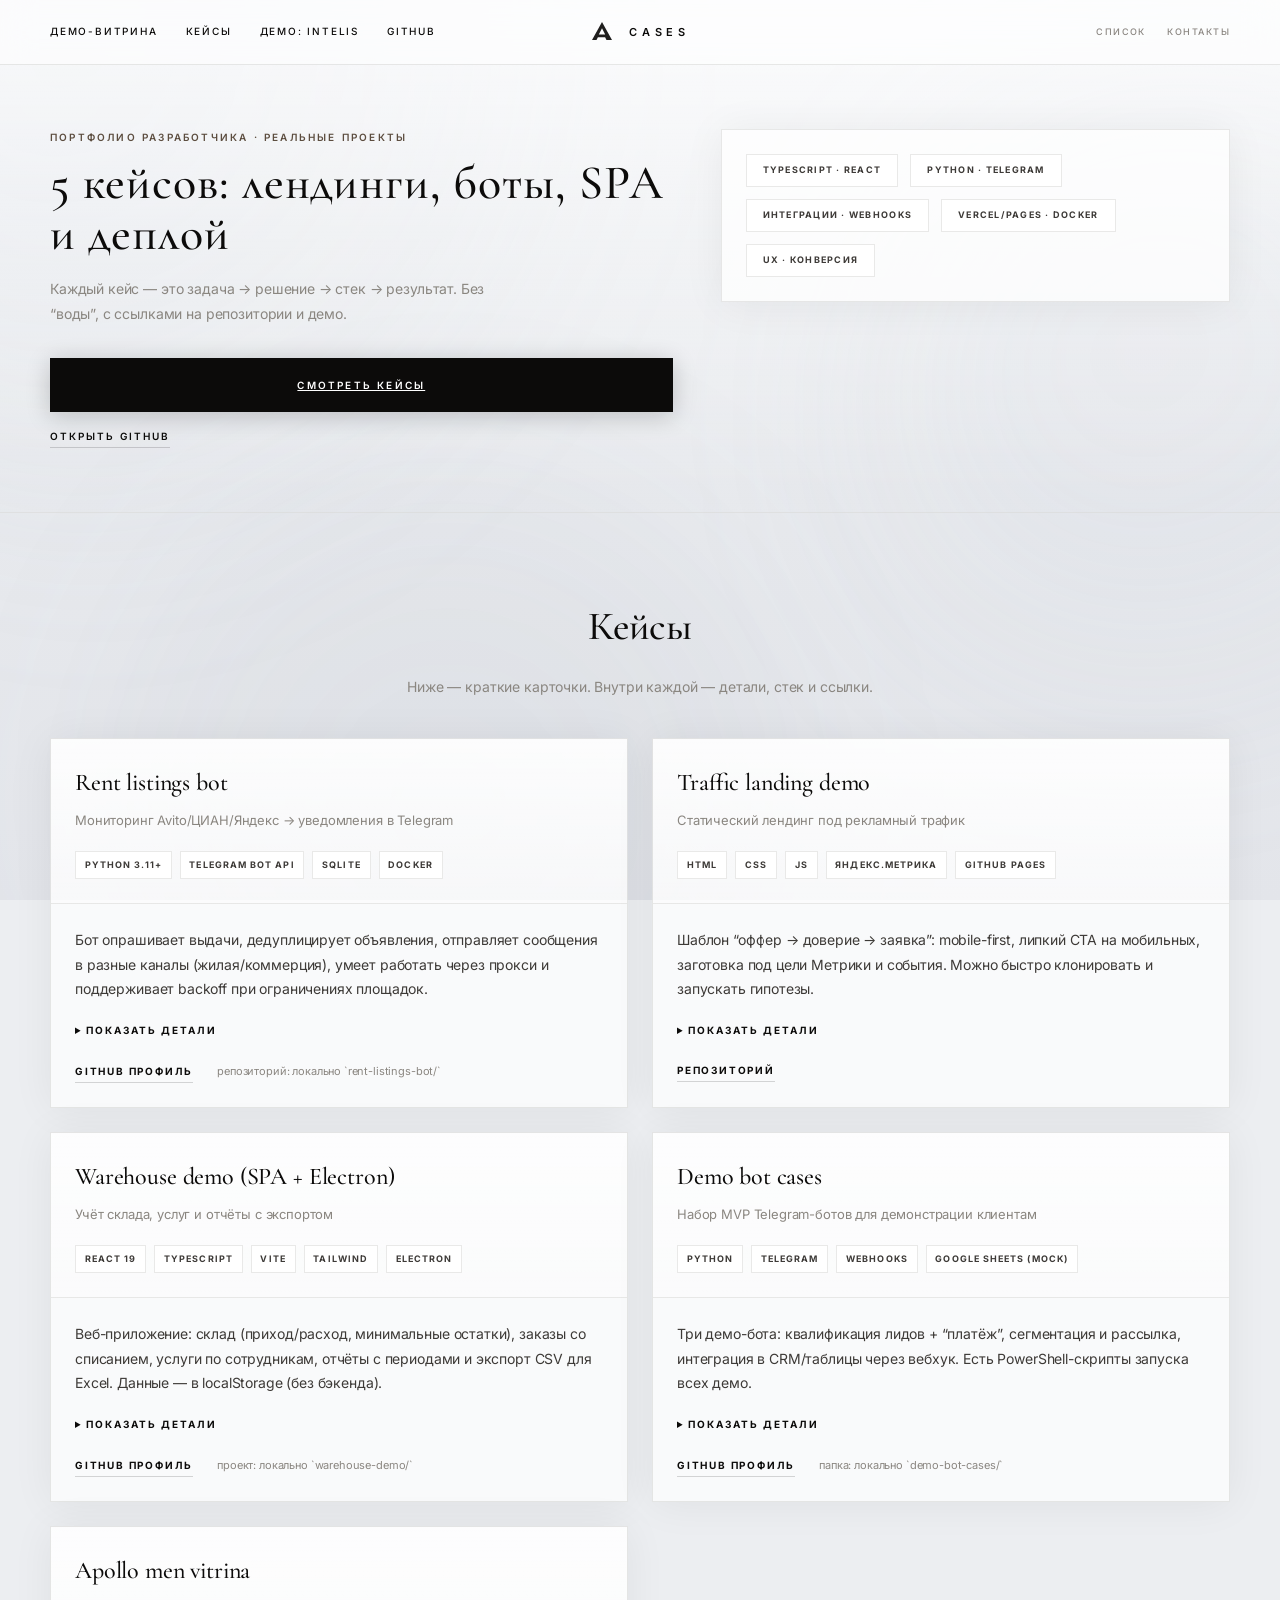
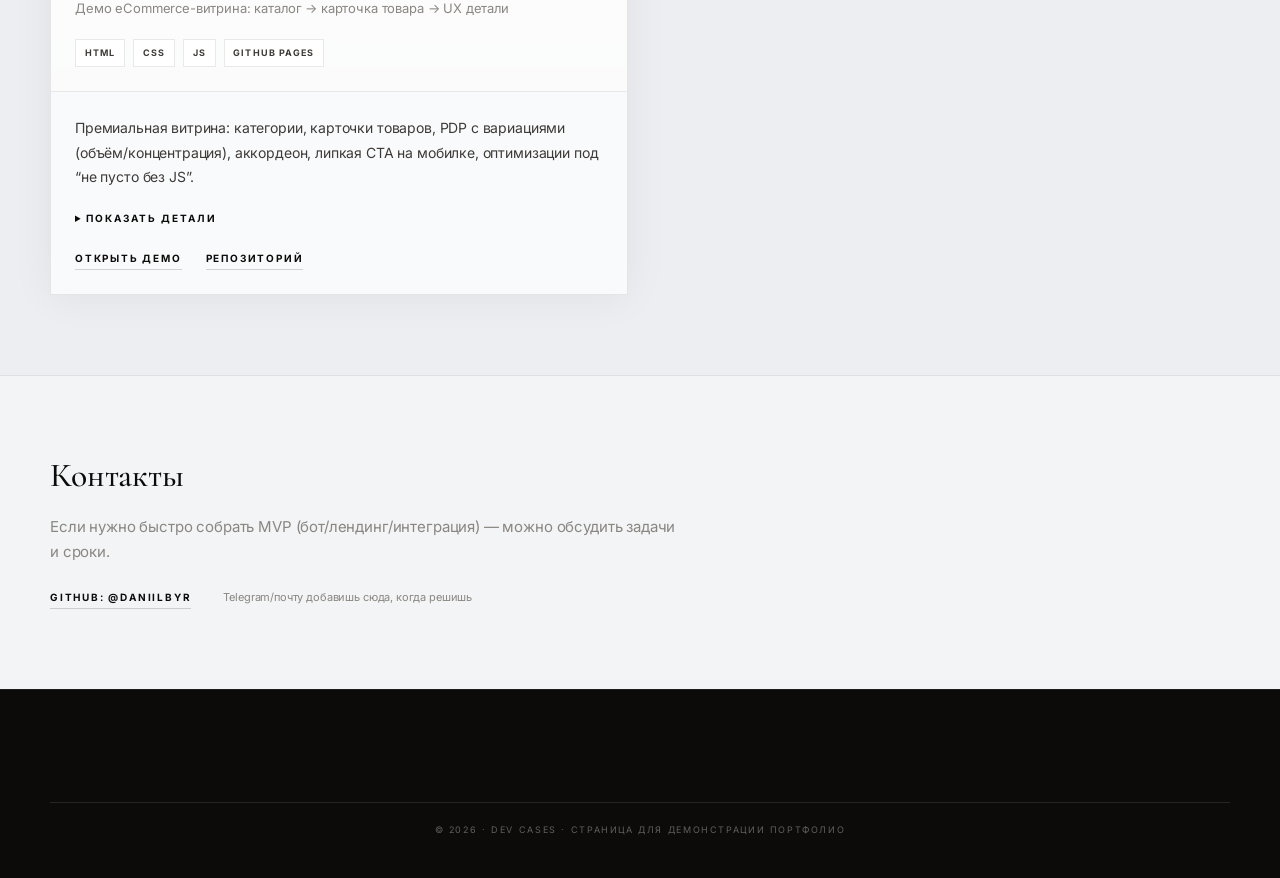
<file: dev-cases.html>
<!DOCTYPE html>
<html lang="ru">
  <head>
    <meta charset="utf-8" />
    <base href="https://daniilbyr.github.io/apollo-men-vitrina/" />
    <meta name="viewport" content="width=device-width, initial-scale=1" />
    <meta name="theme-color" content="#eceef1" />
    <meta name="color-scheme" content="light" />
    <link rel="icon" type="image/svg+xml" href="favicon.svg" />
    <link rel="canonical" href="https://daniilbyr.github.io/apollo-men-vitrina/dev-cases.html" />
    <title>Кейсы · разработка | Daniilbyr</title>
    <meta
      name="description"
      content="Портфолио: лендинги, Telegram-боты, интеграции и SPA. Кейсы с задачей, решением, стеком и ссылками."
    />
    <link rel="preconnect" href="https://fonts.googleapis.com" />
    <link rel="preconnect" href="https://fonts.gstatic.com" crossorigin />
    <link
      href="https://fonts.googleapis.com/css2?family=Cormorant+Garamond:ital,wght@0,400;0,500;0,600;0,700;1,400&family=Inter:ital,opsz,wght@0,14..32,300;0,14..32,400;0,14..32,500;0,14..32,600;1,14..32,400&display=swap"
      rel="stylesheet"
    />
    <link rel="stylesheet" href="styles.css?v=dev-cases-2026-05-06" />
  </head>
  <body class="page">
    <div class="page-bg" aria-hidden="true">
      <span class="page-bg__orb page-bg__orb--1"></span>
      <span class="page-bg__orb page-bg__orb--2"></span>
      <span class="page-bg__orb page-bg__orb--3"></span>
      <span class="page-bg__sheen"></span>
    </div>
    <a class="skip" href="#main">К содержанию</a>

    <header class="site-header">
      <div class="site-header__inner">
        <nav class="nav-main" aria-label="Навигация">
          <a href="./">Демо-витрина</a>
          <a href="dev-cases.html" aria-current="page">Кейсы</a>
          <a href="intelis-business.html">Демо: Intelis</a>
          <a href="https://github.com/Daniilbyr" rel="noopener noreferrer">GitHub</a>
        </nav>
        <a class="logo" href="dev-cases.html" aria-label="На страницу кейсов">
          <svg class="logo__svg" width="24" height="24" viewBox="0 0 24 24" aria-hidden="true" focusable="false">
            <path fill="currentColor" d="M12 2L2 20h4.5l1.4-2.8h7.2l1.4 2.8H22L12 2zm0 6.2l3.2 6.4h-6.4L12 8.2z" />
          </svg>
          <span class="logo__text">CASES</span>
        </a>
        <div class="nav-tools">
          <a href="#cases" class="nav-tools__link">Список</a>
          <a href="#contacts" class="nav-tools__link">Контакты</a>
        </div>
      </div>
    </header>

    <main id="main">
      <section class="devcases-hero" aria-labelledby="hero-heading">
        <div class="container devcases-hero__inner">
          <div class="reveal" data-reveal>
            <p class="devcases-hero__eyebrow">Портфолио разработчика · реальные проекты</p>
            <h1 id="hero-heading" class="devcases-hero__title">5 кейсов: лендинги, боты, SPA и деплой</h1>
            <p class="devcases-hero__lead">
              Каждый кейс — это задача → решение → стек → результат. Без “воды”, с ссылками на репозитории и демо.
            </p>
            <div class="devcases-hero__cta">
              <a class="btn btn--black" href="#cases">Смотреть кейсы</a>
              <a class="devcases-hero__secondary" href="https://github.com/Daniilbyr" rel="noopener noreferrer">Открыть GitHub</a>
            </div>
          </div>
          <aside class="devcases-hero__panel reveal reveal--delay-1" data-reveal aria-label="Ключевые компетенции">
            <ul class="devcases-pills" role="list">
              <li>TypeScript · React</li>
              <li>Python · Telegram</li>
              <li>Интеграции · Webhooks</li>
              <li>Vercel/Pages · Docker</li>
              <li>UX · конверсия</li>
            </ul>
          </aside>
        </div>
      </section>

      <section class="devcases" id="cases" aria-labelledby="cases-heading">
        <div class="container">
          <header class="devcases__head reveal" data-reveal>
            <h2 id="cases-heading" class="devcases__title">Кейсы</h2>
            <p class="devcases__sub">Ниже — краткие карточки. Внутри каждой — детали, стек и ссылки.</p>
          </header>

          <div class="devcases__grid">
            <article class="devcase-card reveal" data-reveal>
              <div class="devcase-card__top">
                <h3 class="devcase-card__name">Rent listings bot</h3>
                <p class="devcase-card__meta">Мониторинг Avito/ЦИАН/Яндекс → уведомления в Telegram</p>
                <div class="devcase-card__tags" aria-label="Стек">
                  <span>Python 3.11+</span><span>Telegram Bot API</span><span>SQLite</span><span>Docker</span>
                </div>
              </div>
              <div class="devcase-card__body">
                <p class="devcase-card__desc">
                  Бот опрашивает выдачи, дедуплицирует объявления, отправляет сообщения в разные каналы (жилая/коммерция),
                  умеет работать через прокси и поддерживает backoff при ограничениях площадок.
                </p>
                <details class="devcase-card__details">
                  <summary>Показать детали</summary>
                  <ul>
                    <li><strong>Фишки:</strong> раздельные пулы прокси по источникам, флаги сегментов, диагностические скрипты.</li>
                    <li><strong>Результат:</strong> автоматизация мониторинга аренды и оперативные уведомления.</li>
                  </ul>
                </details>
                <div class="devcase-card__links">
                  <a href="https://github.com/Daniilbyr" rel="noopener noreferrer">GitHub профиль</a>
                  <span class="devcase-card__hint">репозиторий: локально `rent-listings-bot/`</span>
                </div>
              </div>
            </article>

            <article class="devcase-card reveal reveal--delay-1" data-reveal>
              <div class="devcase-card__top">
                <h3 class="devcase-card__name">Traffic landing demo</h3>
                <p class="devcase-card__meta">Статический лендинг под рекламный трафик</p>
                <div class="devcase-card__tags" aria-label="Стек">
                  <span>HTML</span><span>CSS</span><span>JS</span><span>Яндекс.Метрика</span><span>GitHub Pages</span>
                </div>
              </div>
              <div class="devcase-card__body">
                <p class="devcase-card__desc">
                  Шаблон “оффер → доверие → заявка”: mobile-first, липкий CTA на мобильных, заготовка под цели Метрики и события.
                  Можно быстро клонировать и запускать гипотезы.
                </p>
                <details class="devcase-card__details">
                  <summary>Показать детали</summary>
                  <ul>
                    <li><strong>Фишки:</strong> якорная навигация, UX формы, цели `reachGoal`.</li>
                    <li><strong>Результат:</strong> быстрый запуск лендинга и аналитики под трафик.</li>
                  </ul>
                </details>
                <div class="devcase-card__links">
                  <a href="https://github.com/Daniilbyr/landing-traffic-demo" rel="noopener noreferrer">Репозиторий</a>
                </div>
              </div>
            </article>

            <article class="devcase-card reveal reveal--delay-2" data-reveal>
              <div class="devcase-card__top">
                <h3 class="devcase-card__name">Warehouse demo (SPA + Electron)</h3>
                <p class="devcase-card__meta">Учёт склада, услуг и отчёты с экспортом</p>
                <div class="devcase-card__tags" aria-label="Стек">
                  <span>React 19</span><span>TypeScript</span><span>Vite</span><span>Tailwind</span><span>Electron</span>
                </div>
              </div>
              <div class="devcase-card__body">
                <p class="devcase-card__desc">
                  Веб-приложение: склад (приход/расход, минимальные остатки), заказы со списанием, услуги по сотрудникам,
                  отчёты с периодами и экспорт CSV для Excel. Данные — в localStorage (без бэкенда).
                </p>
                <details class="devcase-card__details">
                  <summary>Показать детали</summary>
                  <ul>
                    <li><strong>Фишки:</strong> KPI дашборд, графики, Ctrl+K поиск, undo/redo операций, тёмная/светлая тема.</li>
                    <li><strong>Результат:</strong> демо, которое можно показать заказчику как “готовый продукт”.</li>
                  </ul>
                </details>
                <div class="devcase-card__links">
                  <a href="https://github.com/Daniilbyr" rel="noopener noreferrer">GitHub профиль</a>
                  <span class="devcase-card__hint">проект: локально `warehouse-demo/`</span>
                </div>
              </div>
            </article>

            <article class="devcase-card reveal" data-reveal>
              <div class="devcase-card__top">
                <h3 class="devcase-card__name">Demo bot cases</h3>
                <p class="devcase-card__meta">Набор MVP Telegram-ботов для демонстрации клиентам</p>
                <div class="devcase-card__tags" aria-label="Стек">
                  <span>Python</span><span>Telegram</span><span>Webhooks</span><span>Google Sheets (mock)</span>
                </div>
              </div>
              <div class="devcase-card__body">
                <p class="devcase-card__desc">
                  Три демо-бота: квалификация лидов + “платёж”, сегментация и рассылка, интеграция в CRM/таблицы через вебхук.
                  Есть PowerShell-скрипты запуска всех демо.
                </p>
                <details class="devcase-card__details">
                  <summary>Показать детали</summary>
                  <ul>
                    <li><strong>Фишки:</strong> безопасные интеграции “для презентации”, быстрый старт через `.env`.</li>
                    <li><strong>Результат:</strong> готовые живые демо для продаж разработки ботов.</li>
                  </ul>
                </details>
                <div class="devcase-card__links">
                  <a href="https://github.com/Daniilbyr" rel="noopener noreferrer">GitHub профиль</a>
                  <span class="devcase-card__hint">папка: локально `demo-bot-cases/`</span>
                </div>
              </div>
            </article>

            <article class="devcase-card reveal reveal--delay-1" data-reveal>
              <div class="devcase-card__top">
                <h3 class="devcase-card__name">Apollo men vitrina</h3>
                <p class="devcase-card__meta">Демо eCommerce-витрина: каталог → карточка товара → UX детали</p>
                <div class="devcase-card__tags" aria-label="Стек">
                  <span>HTML</span><span>CSS</span><span>JS</span><span>GitHub Pages</span>
                </div>
              </div>
              <div class="devcase-card__body">
                <p class="devcase-card__desc">
                  Премиальная витрина: категории, карточки товаров, PDP с вариациями (объём/концентрация),
                  аккордеон, липкая CTA на мобилке, оптимизации под “не пусто без JS”.
                </p>
                <details class="devcase-card__details">
                  <summary>Показать детали</summary>
                  <ul>
                    <li><strong>Фишки:</strong> аккуратная типографика, анимации с reduce-motion, адаптив.</li>
                    <li><strong>Результат:</strong> демо, которое можно показывать как “витрину уровня бренда”.</li>
                  </ul>
                </details>
                <div class="devcase-card__links">
                  <a href="./">Открыть демо</a>
                  <a href="https://github.com/Daniilbyr/apollo-men-vitrina" rel="noopener noreferrer">Репозиторий</a>
                </div>
              </div>
            </article>
          </div>
        </div>
      </section>

      <section class="devcases-contacts" id="contacts" aria-labelledby="contacts-heading">
        <div class="container reveal" data-reveal>
          <h2 id="contacts-heading" class="devcases-contacts__title">Контакты</h2>
          <p class="devcases-contacts__sub">
            Если нужно быстро собрать MVP (бот/лендинг/интеграция) — можно обсудить задачи и сроки.
          </p>
          <div class="devcases-contacts__row">
            <a class="devcases-contacts__link" href="https://github.com/Daniilbyr" rel="noopener noreferrer">GitHub: @Daniilbyr</a>
            <span class="devcases-contacts__hint">Telegram/почту добавишь сюда, когда решишь</span>
          </div>
        </div>
      </section>
    </main>

    <footer class="site-footer site-footer--editorial">
      <div class="container">
        <p class="footer-copy">© 2026 · Dev cases · страница для демонстрации портфолио</p>
      </div>
    </footer>

    <script src="app.js?v=dev-cases-2026-05-06" defer></script>
  </body>
</html>
</file>
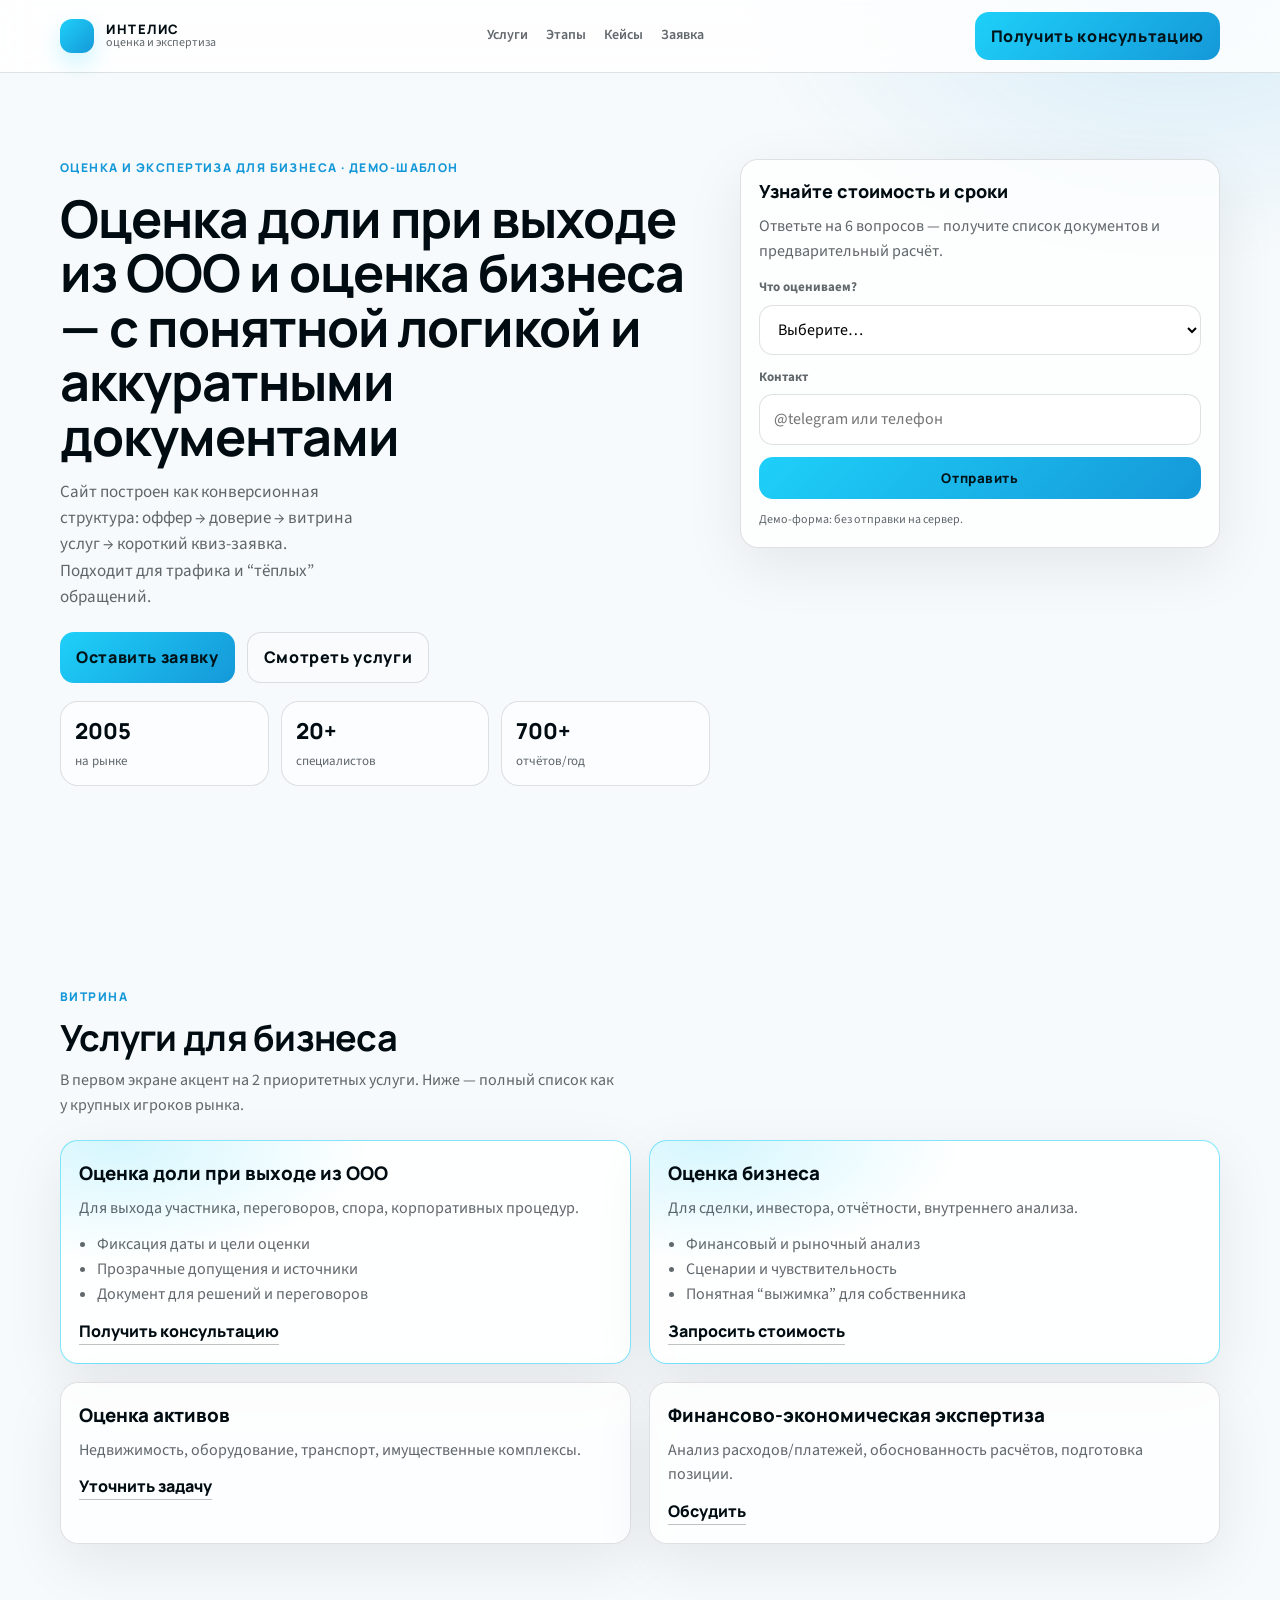
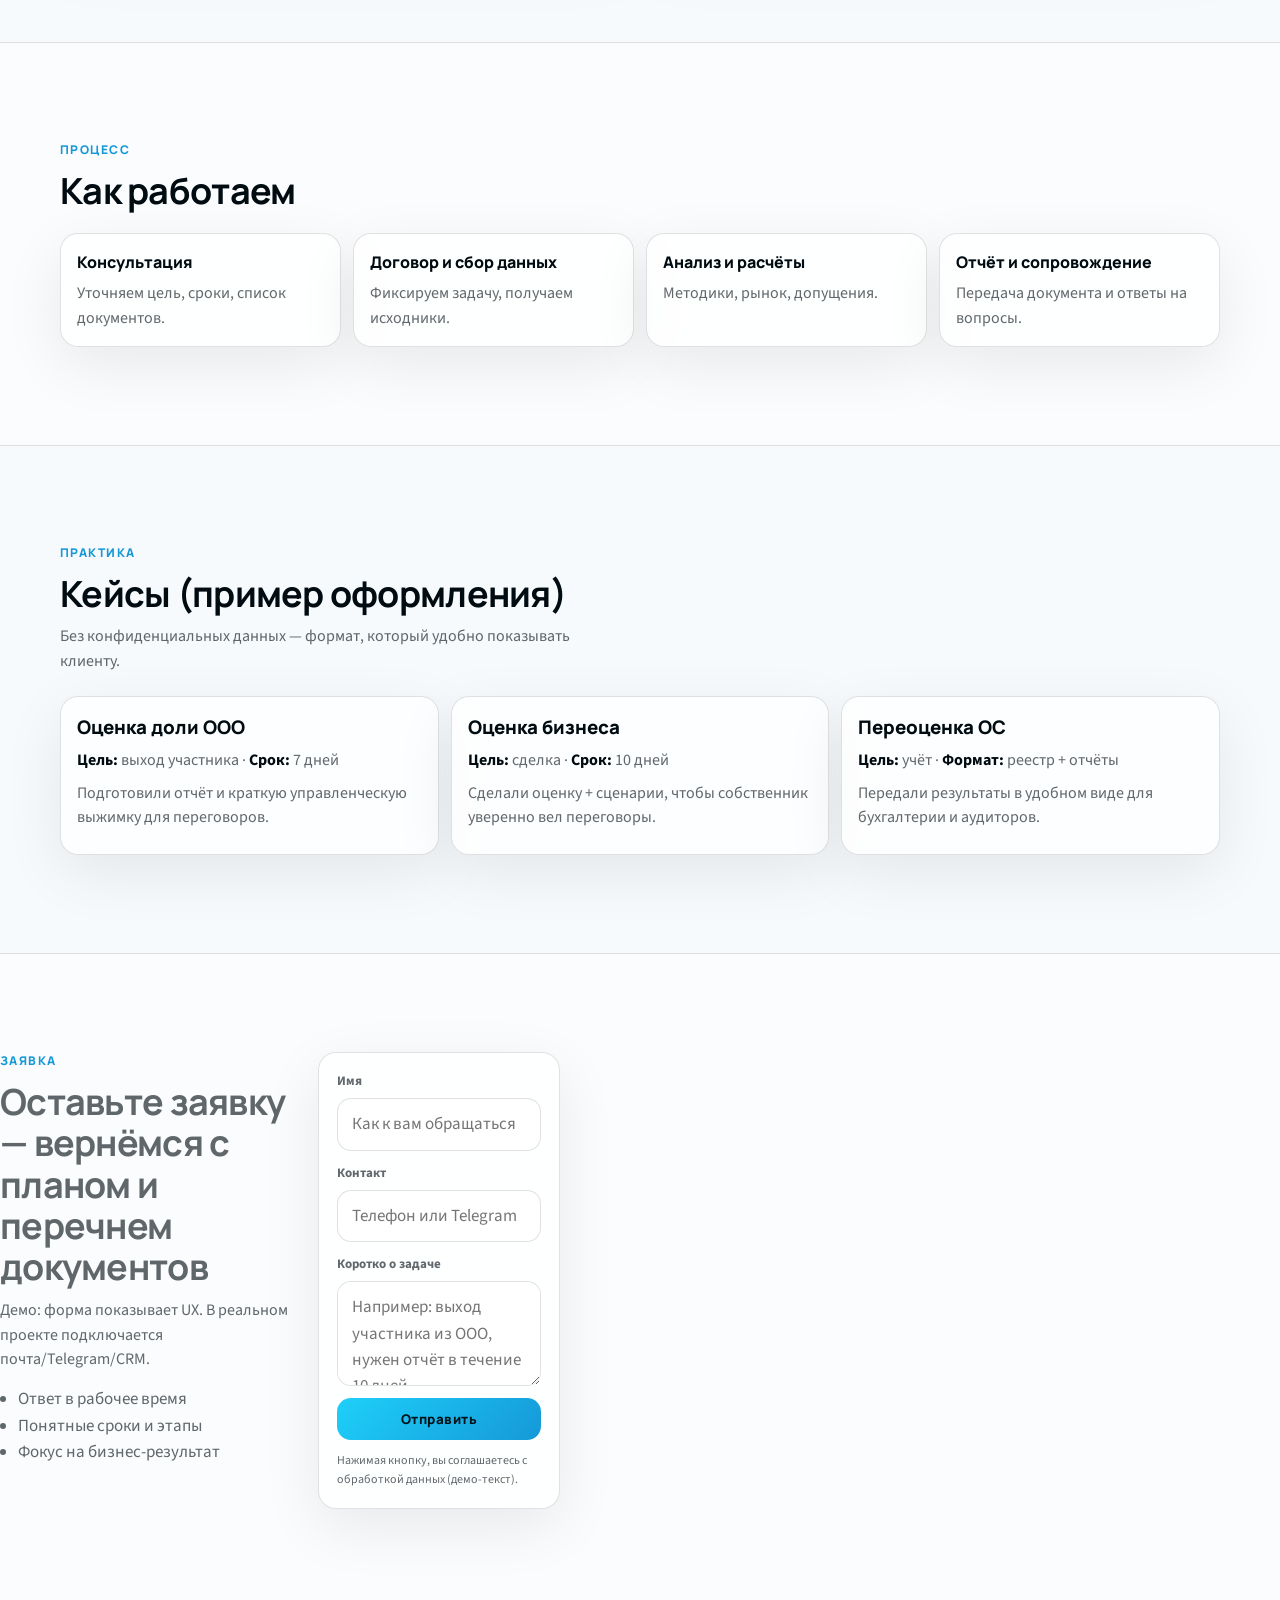
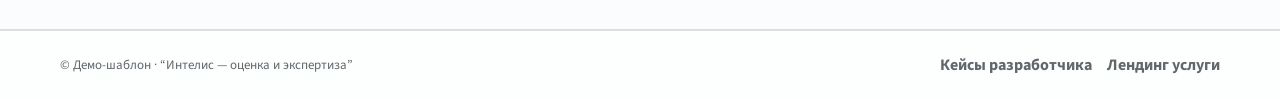
<file: intelis-business.html>
<!DOCTYPE html>
<html lang="ru">
  <head>
    <meta charset="utf-8" />
    <base href="https://daniilbyr.github.io/apollo-men-vitrina/" />
    <meta name="viewport" content="width=device-width, initial-scale=1" />
    <meta name="theme-color" content="#000c11" />
    <meta name="color-scheme" content="light" />
    <link rel="icon" type="image/svg+xml" href="favicon.svg" />
    <link rel="canonical" href="https://daniilbyr.github.io/apollo-men-vitrina/intelis-business.html" />
    <title>Интелис — оценка и экспертиза для бизнеса (демо)</title>
    <meta
      name="description"
      content="Демо корпоративного сайта для оценочной компании: оффер, витрина услуг, этапы, кейсы, FAQ, форма заявки."
    />
    <link rel="preconnect" href="https://fonts.googleapis.com" />
    <link rel="preconnect" href="https://fonts.gstatic.com" crossorigin />
    <link
      href="https://fonts.googleapis.com/css2?family=Manrope:wght@400;600;800&family=Source+Sans+3:wght@400;600&display=swap"
      rel="stylesheet"
    />
    <link rel="stylesheet" href="intelis.css?v=2026-05-06" />
  </head>
  <body class="i-page">
    <a class="i-skip" href="#main">К содержанию</a>

    <header class="i-header">
      <div class="i-container i-header__inner">
        <a class="i-brand" href="intelis-business.html" aria-label="Интелис — на главную">
          <span class="i-mark" aria-hidden="true"></span>
          <span class="i-brand__text">
            <strong>ИНТЕЛИС</strong>
            <small>оценка и экспертиза</small>
          </span>
        </a>
        <nav class="i-nav" aria-label="Навигация">
          <a href="#services">Услуги</a>
          <a href="#how">Этапы</a>
          <a href="#cases">Кейсы</a>
          <a href="#lead">Заявка</a>
        </nav>
        <a class="i-btn i-btn--primary" href="#lead">Получить консультацию</a>
      </div>
    </header>

    <main id="main">
      <section class="i-hero">
        <div class="i-container i-hero__grid">
          <div class="i-hero__copy">
            <p class="i-eyebrow">Оценка и экспертиза для бизнеса · демо‑шаблон</p>
            <h1 class="i-h1">Оценка доли при выходе из ООО и оценка бизнеса — с понятной логикой и аккуратными документами</h1>
            <p class="i-lead">
              Сайт построен как конверсионная структура: оффер → доверие → витрина услуг → короткий квиз‑заявка.
              Подходит для трафика и “тёплых” обращений.
            </p>
            <div class="i-hero__cta">
              <a class="i-btn i-btn--primary" href="#lead">Оставить заявку</a>
              <a class="i-btn i-btn--ghost" href="#services">Смотреть услуги</a>
            </div>
            <ul class="i-metrics" aria-label="Факты компании (пример)">
              <li><strong>2005</strong><span>на рынке</span></li>
              <li><strong>20+</strong><span>специалистов</span></li>
              <li><strong>700+</strong><span>отчётов/год</span></li>
            </ul>
          </div>
          <aside class="i-hero__card" aria-label="Быстрый расчёт">
            <p class="i-card__title">Узнайте стоимость и сроки</p>
            <p class="i-card__sub">Ответьте на 6 вопросов — получите список документов и предварительный расчёт.</p>
            <form class="i-form" id="i-hero-form" novalidate>
              <label class="i-field">
                <span>Что оцениваем?</span>
                <select name="type" required>
                  <option value="">Выберите…</option>
                  <option>Оценка доли ООО</option>
                  <option>Оценка бизнеса</option>
                  <option>Оценка активов / имущества</option>
                  <option>Экспертиза</option>
                </select>
              </label>
              <label class="i-field">
                <span>Контакт</span>
                <input name="contact" type="text" placeholder="@telegram или телефон" required />
              </label>
              <button class="i-btn i-btn--primary i-btn--block" type="submit">Отправить</button>
              <p class="i-note">Демо‑форма: без отправки на сервер.</p>
              <p class="i-ok" id="i-hero-ok" hidden>Спасибо! Заявка принята (демо).</p>
            </form>
          </aside>
        </div>
      </section>

      <section class="i-section" id="services" aria-labelledby="services-title">
        <div class="i-container">
          <header class="i-head">
            <p class="i-kicker">Витрина</p>
            <h2 class="i-h2" id="services-title">Услуги для бизнеса</h2>
            <p class="i-sub">В первом экране акцент на 2 приоритетных услуги. Ниже — полный список как у крупных игроков рынка.</p>
          </header>

          <div class="i-grid">
            <article class="i-tile i-tile--focus">
              <h3>Оценка доли при выходе из ООО</h3>
              <p>Для выхода участника, переговоров, спора, корпоративных процедур.</p>
              <ul>
                <li>Фиксация даты и цели оценки</li>
                <li>Прозрачные допущения и источники</li>
                <li>Документ для решений и переговоров</li>
              </ul>
              <a class="i-link" href="#lead">Получить консультацию</a>
            </article>

            <article class="i-tile i-tile--focus">
              <h3>Оценка бизнеса</h3>
              <p>Для сделки, инвестора, отчётности, внутреннего анализа.</p>
              <ul>
                <li>Финансовый и рыночный анализ</li>
                <li>Сценарии и чувствительность</li>
                <li>Понятная “выжимка” для собственника</li>
              </ul>
              <a class="i-link" href="#lead">Запросить стоимость</a>
            </article>

            <article class="i-tile">
              <h3>Оценка активов</h3>
              <p>Недвижимость, оборудование, транспорт, имущественные комплексы.</p>
              <a class="i-link" href="#lead">Уточнить задачу</a>
            </article>

            <article class="i-tile">
              <h3>Финансово‑экономическая экспертиза</h3>
              <p>Анализ расходов/платежей, обоснованность расчётов, подготовка позиции.</p>
              <a class="i-link" href="#lead">Обсудить</a>
            </article>
          </div>
        </div>
      </section>

      <section class="i-section i-section--soft" id="how" aria-labelledby="how-title">
        <div class="i-container">
          <header class="i-head">
            <p class="i-kicker">Процесс</p>
            <h2 class="i-h2" id="how-title">Как работаем</h2>
          </header>
          <ol class="i-steps">
            <li><strong>Консультация</strong><span>Уточняем цель, сроки, список документов.</span></li>
            <li><strong>Договор и сбор данных</strong><span>Фиксируем задачу, получаем исходники.</span></li>
            <li><strong>Анализ и расчёты</strong><span>Методики, рынок, допущения.</span></li>
            <li><strong>Отчёт и сопровождение</strong><span>Передача документа и ответы на вопросы.</span></li>
          </ol>
        </div>
      </section>

      <section class="i-section" id="cases" aria-labelledby="cases-title">
        <div class="i-container">
          <header class="i-head">
            <p class="i-kicker">Практика</p>
            <h2 class="i-h2" id="cases-title">Кейсы (пример оформления)</h2>
            <p class="i-sub">Без конфиденциальных данных — формат, который удобно показывать клиенту.</p>
          </header>
          <div class="i-cases">
            <article class="i-case">
              <h3>Оценка доли ООО</h3>
              <p><strong>Цель:</strong> выход участника · <strong>Срок:</strong> 7 дней</p>
              <p>Подготовили отчёт и краткую управленческую выжимку для переговоров.</p>
            </article>
            <article class="i-case">
              <h3>Оценка бизнеса</h3>
              <p><strong>Цель:</strong> сделка · <strong>Срок:</strong> 10 дней</p>
              <p>Сделали оценку + сценарии, чтобы собственник уверенно вел переговоры.</p>
            </article>
            <article class="i-case">
              <h3>Переоценка ОС</h3>
              <p><strong>Цель:</strong> учёт · <strong>Формат:</strong> реестр + отчёты</p>
              <p>Передали результаты в удобном виде для бухгалтерии и аудиторов.</p>
            </article>
          </div>
        </div>
      </section>

      <section class="i-section i-section--soft" id="lead" aria-labelledby="lead-title">
        <div class="i-container i-lead">
          <div class="i-lead__copy">
            <p class="i-kicker">Заявка</p>
            <h2 class="i-h2" id="lead-title">Оставьте заявку — вернёмся с планом и перечнем документов</h2>
            <p class="i-sub">Демо: форма показывает UX. В реальном проекте подключается почта/Telegram/CRM.</p>
            <ul class="i-bullets">
              <li>Ответ в рабочее время</li>
              <li>Понятные сроки и этапы</li>
              <li>Фокус на бизнес‑результат</li>
            </ul>
          </div>
          <form class="i-form i-form--big" id="i-lead-form" novalidate>
            <label class="i-field">
              <span>Имя</span>
              <input name="name" type="text" placeholder="Как к вам обращаться" required />
            </label>
            <label class="i-field">
              <span>Контакт</span>
              <input name="contact" type="text" placeholder="Телефон или Telegram" required />
            </label>
            <label class="i-field">
              <span>Коротко о задаче</span>
              <textarea name="msg" rows="3" placeholder="Например: выход участника из ООО, нужен отчёт в течение 10 дней"></textarea>
            </label>
            <button class="i-btn i-btn--primary i-btn--block" type="submit">Отправить</button>
            <p class="i-note">Нажимая кнопку, вы соглашаетесь с обработкой данных (демо‑текст).</p>
            <p class="i-ok" id="i-lead-ok" hidden>Спасибо! Мы свяжемся с вами (демо).</p>
          </form>
        </div>
      </section>
    </main>

    <footer class="i-footer">
      <div class="i-container i-footer__inner">
        <p>© Демо‑шаблон · “Интелис — оценка и экспертиза”</p>
        <nav aria-label="Ссылки">
          <a href="dev-cases.html">Кейсы разработчика</a>
          <a href="intelis-dolya.html">Лендинг услуги</a>
        </nav>
      </div>
    </footer>

    <script src="intelis.js?v=2026-05-06" defer></script>
  </body>
</html>
</file>
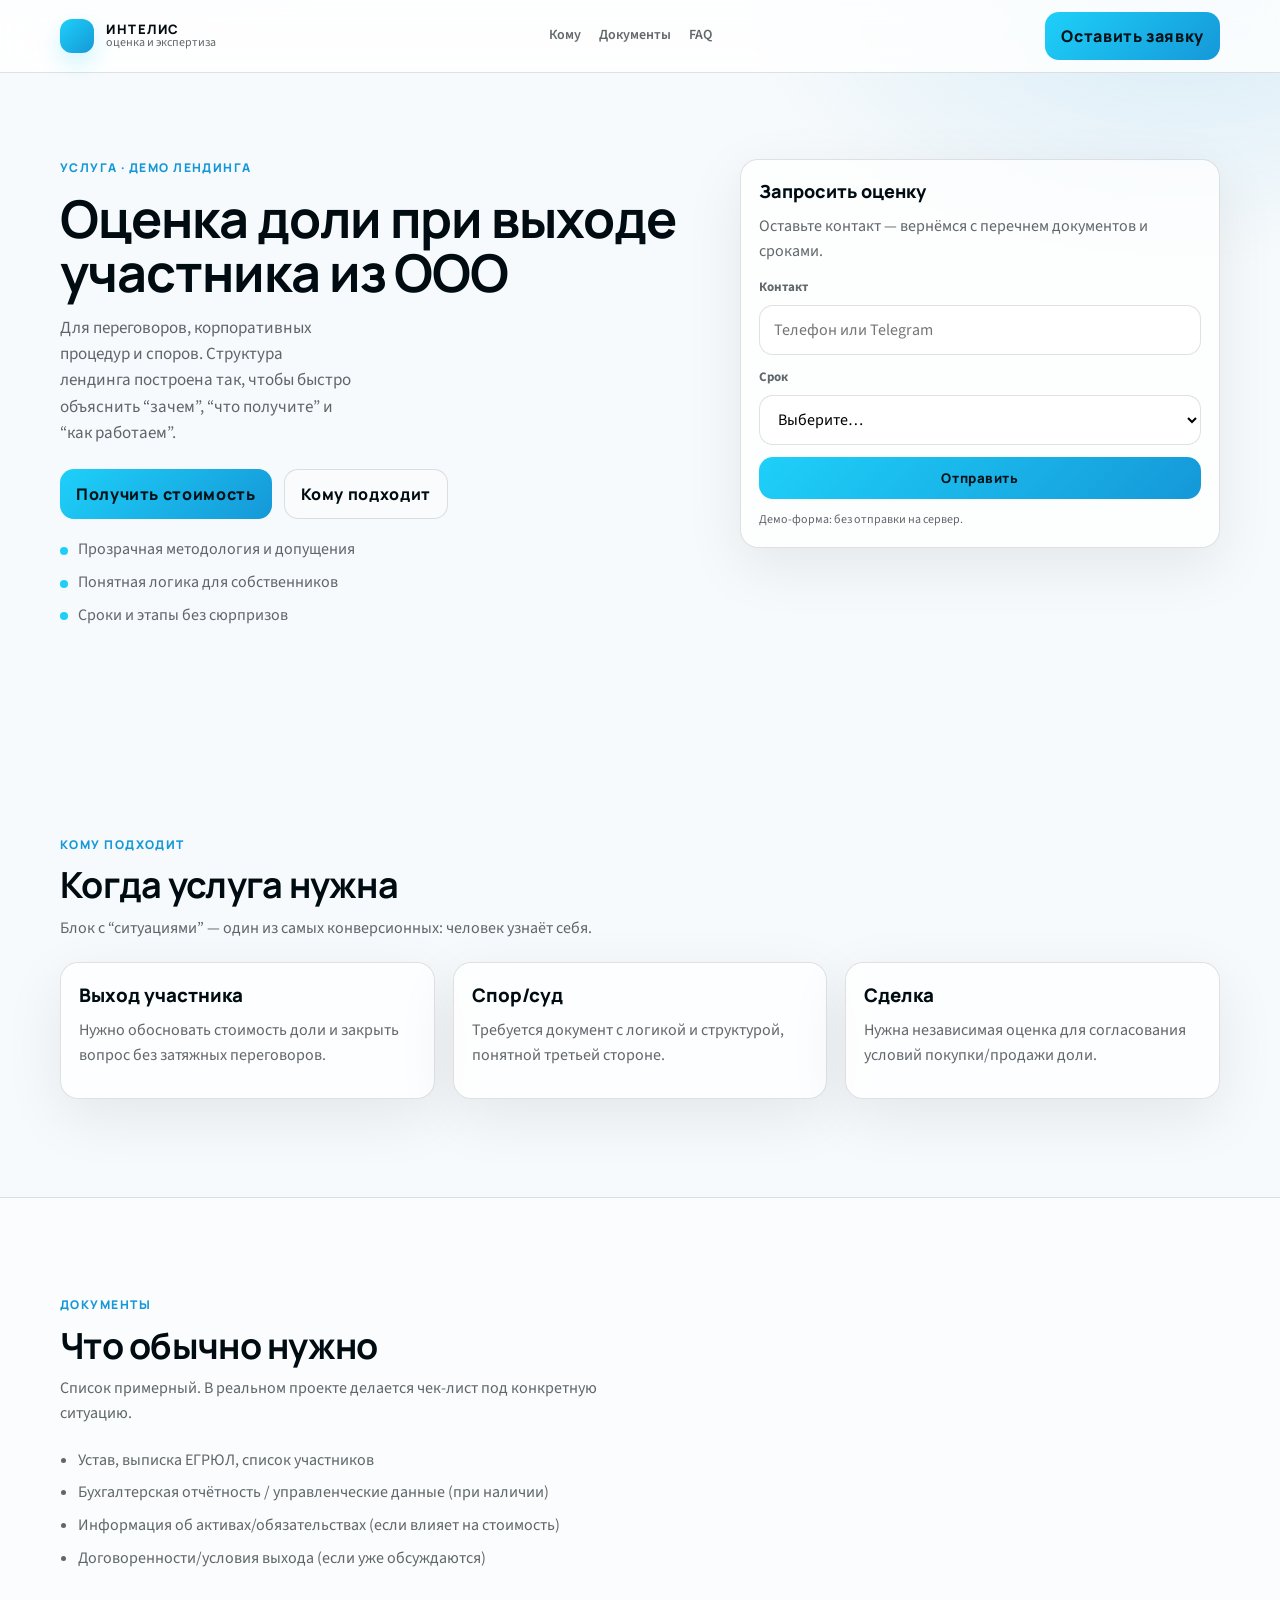
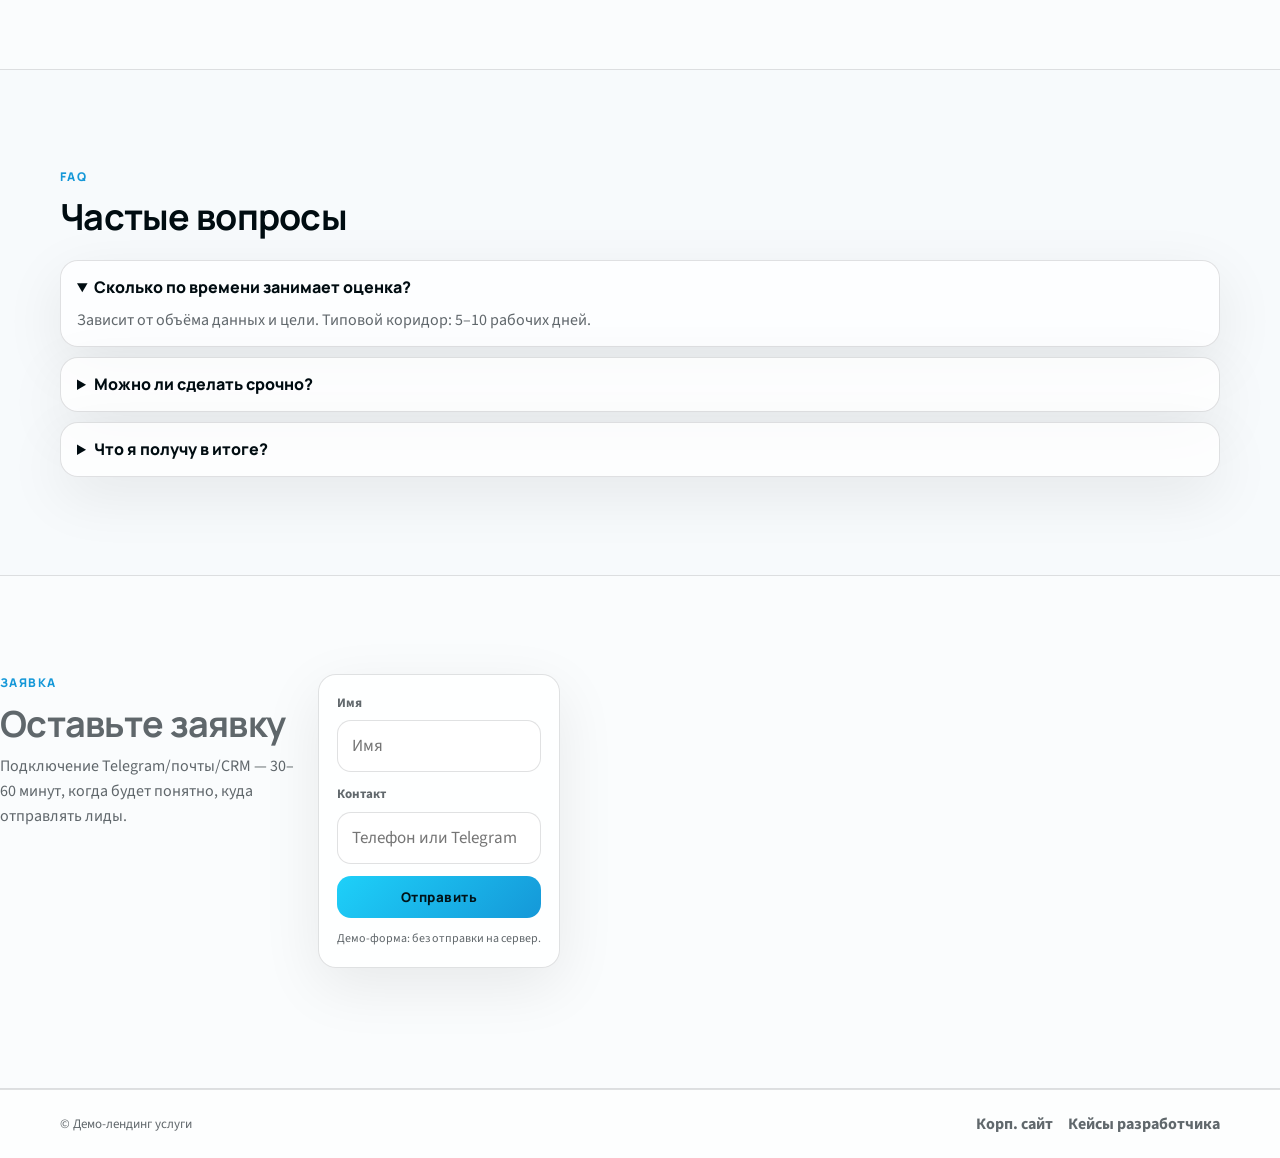
<file: intelis-dolya.html>
<!DOCTYPE html>
<html lang="ru">
  <head>
    <meta charset="utf-8" />
    <base href="https://daniilbyr.github.io/apollo-men-vitrina/" />
    <meta name="viewport" content="width=device-width, initial-scale=1" />
    <meta name="theme-color" content="#000c11" />
    <meta name="color-scheme" content="light" />
    <link rel="icon" type="image/svg+xml" href="favicon.svg" />
    <link rel="canonical" href="https://daniilbyr.github.io/apollo-men-vitrina/intelis-dolya.html" />
    <title>Оценка доли при выходе из ООО — демо лендинга</title>
    <meta
      name="description"
      content="Демо лендинга услуги: оффер, кому подходит, этапы, документы, FAQ, форма заявки. Стиль: Intelis."
    />
    <link rel="preconnect" href="https://fonts.googleapis.com" />
    <link rel="preconnect" href="https://fonts.gstatic.com" crossorigin />
    <link
      href="https://fonts.googleapis.com/css2?family=Manrope:wght@400;600;800&family=Source+Sans+3:wght@400;600&display=swap"
      rel="stylesheet"
    />
    <link rel="stylesheet" href="intelis.css?v=2026-05-06" />
  </head>
  <body class="i-page">
    <a class="i-skip" href="#main">К содержанию</a>

    <header class="i-header">
      <div class="i-container i-header__inner">
        <a class="i-brand" href="intelis-dolya.html" aria-label="На главную лендинга">
          <span class="i-mark" aria-hidden="true"></span>
          <span class="i-brand__text">
            <strong>ИНТЕЛИС</strong>
            <small>оценка и экспертиза</small>
          </span>
        </a>
        <nav class="i-nav" aria-label="Навигация">
          <a href="#who">Кому</a>
          <a href="#docs">Документы</a>
          <a href="#faq">FAQ</a>
        </nav>
        <a class="i-btn i-btn--primary" href="#lead">Оставить заявку</a>
      </div>
    </header>

    <main id="main">
      <section class="i-hero i-hero--lp">
        <div class="i-container i-hero__grid">
          <div class="i-hero__copy">
            <p class="i-eyebrow">Услуга · демо лендинга</p>
            <h1 class="i-h1">Оценка доли при выходе участника из ООО</h1>
            <p class="i-lead">
              Для переговоров, корпоративных процедур и споров. Структура лендинга построена так, чтобы быстро объяснить
              “зачем”, “что получите” и “как работаем”.
            </p>
            <div class="i-hero__cta">
              <a class="i-btn i-btn--primary" href="#lead">Получить стоимость</a>
              <a class="i-btn i-btn--ghost" href="#who">Кому подходит</a>
            </div>
            <ul class="i-check">
              <li>Прозрачная методология и допущения</li>
              <li>Понятная логика для собственников</li>
              <li>Сроки и этапы без сюрпризов</li>
            </ul>
          </div>

          <aside class="i-hero__card" aria-label="Быстрый запрос">
            <p class="i-card__title">Запросить оценку</p>
            <p class="i-card__sub">Оставьте контакт — вернёмся с перечнем документов и сроками.</p>
            <form class="i-form" id="i-lp-form" novalidate>
              <label class="i-field">
                <span>Контакт</span>
                <input name="contact" type="text" placeholder="Телефон или Telegram" required />
              </label>
              <label class="i-field">
                <span>Срок</span>
                <select name="term" required>
                  <option value="">Выберите…</option>
                  <option>Срочно (1–3 дня)</option>
                  <option>Стандарт (5–10 дней)</option>
                  <option>Не горит (до 2 недель)</option>
                </select>
              </label>
              <button class="i-btn i-btn--primary i-btn--block" type="submit">Отправить</button>
              <p class="i-note">Демо‑форма: без отправки на сервер.</p>
              <p class="i-ok" id="i-lp-ok" hidden>Спасибо! Заявка принята (демо).</p>
            </form>
          </aside>
        </div>
      </section>

      <section class="i-section" id="who" aria-labelledby="who-title">
        <div class="i-container">
          <header class="i-head">
            <p class="i-kicker">Кому подходит</p>
            <h2 class="i-h2" id="who-title">Когда услуга нужна</h2>
            <p class="i-sub">Блок с “ситуациями” — один из самых конверсионных: человек узнаёт себя.</p>
          </header>
          <div class="i-grid i-grid--3">
            <article class="i-tile">
              <h3>Выход участника</h3>
              <p>Нужно обосновать стоимость доли и закрыть вопрос без затяжных переговоров.</p>
            </article>
            <article class="i-tile">
              <h3>Спор/суд</h3>
              <p>Требуется документ с логикой и структурой, понятной третьей стороне.</p>
            </article>
            <article class="i-tile">
              <h3>Сделка</h3>
              <p>Нужна независимая оценка для согласования условий покупки/продажи доли.</p>
            </article>
          </div>
        </div>
      </section>

      <section class="i-section i-section--soft" id="docs" aria-labelledby="docs-title">
        <div class="i-container">
          <header class="i-head">
            <p class="i-kicker">Документы</p>
            <h2 class="i-h2" id="docs-title">Что обычно нужно</h2>
            <p class="i-sub">Список примерный. В реальном проекте делается чек‑лист под конкретную ситуацию.</p>
          </header>
          <ul class="i-docs">
            <li>Устав, выписка ЕГРЮЛ, список участников</li>
            <li>Бухгалтерская отчётность / управленческие данные (при наличии)</li>
            <li>Информация об активах/обязательствах (если влияет на стоимость)</li>
            <li>Договоренности/условия выхода (если уже обсуждаются)</li>
          </ul>
        </div>
      </section>

      <section class="i-section" id="faq" aria-labelledby="faq-title">
        <div class="i-container">
          <header class="i-head">
            <p class="i-kicker">FAQ</p>
            <h2 class="i-h2" id="faq-title">Частые вопросы</h2>
          </header>
          <div class="i-faq">
            <details open>
              <summary>Сколько по времени занимает оценка?</summary>
              <p>Зависит от объёма данных и цели. Типовой коридор: 5–10 рабочих дней.</p>
            </details>
            <details>
              <summary>Можно ли сделать срочно?</summary>
              <p>Да, если документы на руках и заранее фиксируем объём работ.</p>
            </details>
            <details>
              <summary>Что я получу в итоге?</summary>
              <p>Отчёт + пояснения по логике и допущениям. При необходимости — сопровождение по вопросам.</p>
            </details>
          </div>
        </div>
      </section>

      <section class="i-section i-section--soft" id="lead" aria-labelledby="lead-title">
        <div class="i-container i-lead">
          <div class="i-lead__copy">
            <p class="i-kicker">Заявка</p>
            <h2 class="i-h2" id="lead-title">Оставьте заявку</h2>
            <p class="i-sub">Подключение Telegram/почты/CRM — 30–60 минут, когда будет понятно, куда отправлять лиды.</p>
          </div>
          <form class="i-form i-form--big" id="i-lead-form" novalidate>
            <label class="i-field">
              <span>Имя</span>
              <input name="name" type="text" placeholder="Имя" required />
            </label>
            <label class="i-field">
              <span>Контакт</span>
              <input name="contact" type="text" placeholder="Телефон или Telegram" required />
            </label>
            <button class="i-btn i-btn--primary i-btn--block" type="submit">Отправить</button>
            <p class="i-note">Демо‑форма: без отправки на сервер.</p>
            <p class="i-ok" id="i-lead-ok" hidden>Спасибо! Мы свяжемся (демо).</p>
          </form>
        </div>
      </section>
    </main>

    <footer class="i-footer">
      <div class="i-container i-footer__inner">
        <p>© Демо‑лендинг услуги</p>
        <nav aria-label="Ссылки">
          <a href="intelis-business.html">Корп. сайт</a>
          <a href="dev-cases.html">Кейсы разработчика</a>
        </nav>
      </div>
    </footer>

    <script src="intelis.js?v=2026-05-06" defer></script>
  </body>
</html>
</file>
<file: styles.css>
/* Apollo Premium — production: сетка 8px, скелетоны, аккордеон, липкая CTA */

:root {
  --ink: #0c0b0a;
  --ink-soft: #3d3a37;
  --ink-faint: #8a8680;
  /* Холодные нейтрали (slate), без жёлтого/бежевого ухода */
  --bg-page-top: #f4f5f8;
  --bg-page: #eceef1;
  --bg-page-mid: #e3e5ea;
  --bg-paper: #ffffff;
  --line: rgba(12, 11, 10, 0.09);
  --line-strong: rgba(12, 11, 10, 0.16);
  --accent: #5c4d3f;
  --font-ui: 'Inter', system-ui, -apple-system, sans-serif;
  --font-display: 'Cormorant Garamond', 'Times New Roman', serif;
  --ease: cubic-bezier(0.33, 1, 0.68, 1);
  --ease-out: cubic-bezier(0.16, 1, 0.3, 1);
  --s-1: 0.25rem;
  --s-2: 0.5rem;
  --s-3: 0.75rem;
  --s-4: 1rem;
  --s-5: 1.25rem;
  --s-6: 1.5rem;
  --s-8: 2rem;
  --s-10: 2.5rem;
  --s-12: 3rem;
  --container: min(1180px, 100% - 2.5rem);
  --container-narrow: min(1080px, 100% - 2.5rem);
  --shadow-soft: 0 2px 40px rgba(12, 11, 10, 0.06);
  --shadow-lift: 0 20px 60px rgba(12, 11, 10, 0.1);
  --sticky-h: 4.75rem;
}

*,
*::before,
*::after {
  box-sizing: border-box;
}

html {
  scroll-behavior: smooth;
  /* Базовый цвет под слоем контента — иначе fixed .page-bg с z-index: -1 уходит под непрозрачный фон body */
  background-color: var(--bg-page);
}

@media (prefers-reduced-motion: reduce) {
  html {
    scroll-behavior: auto;
  }
}

::selection {
  background: rgba(12, 11, 10, 0.08);
  color: var(--ink);
}

*:focus-visible {
  outline: 2px solid var(--accent);
  outline-offset: 3px;
}

.page {
  margin: 0;
  font-family: var(--font-ui);
  font-size: 15px;
  font-weight: 400;
  line-height: 1.65;
  letter-spacing: -0.01em;
  font-feature-settings: 'kern' 1, 'liga' 1;
  color: var(--ink-soft);
  background: transparent;
  -webkit-font-smoothing: antialiased;
}

/* Премиальный фон: градиент + мягкие орбы (анимация в @media ниже отключается при reduce) */
.page-bg {
  position: fixed;
  inset: 0;
  z-index: -1;
  overflow: hidden;
  pointer-events: none;
  background: linear-gradient(
    180deg,
    var(--bg-page-top) 0%,
    var(--bg-page) 26%,
    var(--bg-page-mid) 100%
  );
}

.page-bg__orb {
  position: absolute;
  border-radius: 50%;
  filter: blur(100px);
  opacity: 0.55;
  will-change: transform;
}

.page-bg__orb--1 {
  width: min(120vw, 880px);
  height: min(120vw, 880px);
  top: -28%;
  left: -18%;
  background: radial-gradient(
    circle at 32% 32%,
    rgba(165, 178, 198, 0.2) 0%,
    rgba(195, 205, 218, 0.11) 48%,
    transparent 70%
  );
  animation: apollo-bg-float-1 34s ease-in-out infinite;
}

.page-bg__orb--2 {
  width: min(95vw, 720px);
  height: min(95vw, 720px);
  top: 8%;
  right: -22%;
  background: radial-gradient(
    circle at 42% 38%,
    rgba(200, 208, 220, 0.22) 0%,
    rgba(170, 180, 195, 0.12) 52%,
    transparent 68%
  );
  animation: apollo-bg-float-2 40s ease-in-out infinite;
}

.page-bg__orb--3 {
  width: min(105vw, 800px);
  height: min(105vw, 800px);
  bottom: -32%;
  left: 5%;
  background: radial-gradient(
    circle at 48% 52%,
    rgba(140, 152, 168, 0.14) 0%,
    rgba(120, 132, 150, 0.09) 45%,
    transparent 72%
  );
  animation: apollo-bg-float-3 46s ease-in-out infinite;
}

.page-bg__sheen {
  position: absolute;
  inset: -50%;
  background: linear-gradient(
    118deg,
    transparent 0%,
    transparent 38%,
    rgba(255, 255, 255, 0.07) 47%,
    rgba(255, 255, 255, 0.1) 50%,
    rgba(255, 255, 255, 0.07) 53%,
    transparent 62%,
    transparent 100%
  );
  background-size: 200% 200%;
  animation: apollo-bg-sheen 20s ease-in-out infinite;
  opacity: 0.75;
}

@keyframes apollo-bg-float-1 {
  0%,
  100% {
    transform: translate(0, 0) scale(1);
  }
  50% {
    transform: translate(5vw, 3vh) scale(1.05);
  }
}

@keyframes apollo-bg-float-2 {
  0%,
  100% {
    transform: translate(0, 0) scale(1.02);
  }
  50% {
    transform: translate(-4vw, 5vh) scale(1);
  }
}

@keyframes apollo-bg-float-3 {
  0%,
  100% {
    transform: translate(0, 0) scale(1);
  }
  33% {
    transform: translate(-3vw, -4vh) scale(1.04);
  }
  66% {
    transform: translate(2vw, 4vh) scale(0.98);
  }
}

@keyframes apollo-bg-sheen {
  0%,
  100% {
    background-position: 0% 50%;
  }
  50% {
    background-position: 100% 50%;
  }
}

@media (prefers-reduced-motion: reduce) {
  .page-bg__orb,
  .page-bg__sheen {
    animation: none;
  }

  .page-bg__orb--1 {
    transform: translate(2vw, 1vh);
  }

  .page-bg__orb--2 {
    transform: translate(-2vw, 2vh);
  }

  .page-bg__orb--3 {
    transform: translate(1vw, -1vh);
  }
}

.page--sticky-open {
  padding-bottom: calc(var(--sticky-h) + env(safe-area-inset-bottom, 0px));
}

.visually-hidden {
  position: absolute !important;
  width: 1px !important;
  height: 1px !important;
  padding: 0 !important;
  margin: -1px !important;
  overflow: hidden !important;
  clip: rect(0, 0, 0, 0) !important;
  white-space: nowrap !important;
  border: 0 !important;
}

.skip {
  position: absolute;
  left: -9999px;
  top: 12px;
  z-index: 9999;
  padding: 10px 16px;
  background: var(--ink);
  color: var(--bg-paper);
  font-weight: 600;
  text-decoration: none;
}
.skip:focus {
  left: 12px;
}

.container {
  width: var(--container);
  margin-inline: auto;
}

.container--narrow {
  width: var(--container-narrow);
}

/* ——— Главная (макет Figma / витрина) ——— */
.hero-home {
  padding: clamp(2.5rem, 6vw, 4rem) 0 clamp(2rem, 5vw, 3.5rem);
}

.hero-home__inner {
  display: grid;
  grid-template-columns: 1.1fr 0.9fr;
  gap: clamp(2rem, 5vw, 4rem);
  align-items: center;
}

@media (max-width: 900px) {
  .hero-home__inner {
    grid-template-columns: 1fr;
  }
}

.hero-home__eyebrow {
  margin: 0 0 var(--s-3);
  font-size: 10px;
  font-weight: 600;
  letter-spacing: 0.22em;
  text-transform: uppercase;
  color: var(--accent);
}

.hero-home__title {
  margin: 0 0 var(--s-5);
  font-family: var(--font-display);
  font-size: clamp(2.35rem, 5.5vw, 3.75rem);
  font-weight: 500;
  line-height: 1.05;
  letter-spacing: 0.02em;
  color: var(--ink);
}

.hero-home__title-accent {
  display: inline-block;
  margin-top: 0.15em;
  font-style: italic;
  font-weight: 400;
  color: var(--ink-soft);
}

.hero-home__lead {
  margin: 0 0 var(--s-8);
  max-width: 34rem;
  font-size: 14px;
  line-height: 1.7;
  color: var(--ink-faint);
}

.hero-home__cta {
  display: flex;
  flex-wrap: wrap;
  align-items: center;
  gap: var(--s-4) var(--s-6);
}

.hero-home__secondary {
  font-size: 10px;
  font-weight: 600;
  letter-spacing: 0.2em;
  text-transform: uppercase;
  color: var(--ink);
  text-decoration: none;
  border-bottom: 1px solid var(--line-strong);
  padding-bottom: 2px;
  transition: color 0.25s, border-color 0.25s;
}

.hero-home__secondary:hover {
  color: var(--accent);
  border-color: var(--accent);
}

.hero-home__visual {
  justify-self: end;
  width: 100%;
  max-width: 420px;
}

@media (max-width: 900px) {
  .hero-home__visual {
    justify-self: center;
    max-width: 360px;
  }
}

.hero-home__frame {
  position: relative;
  aspect-ratio: 4 / 5;
  border: 1px solid var(--line);
  background: linear-gradient(145deg, #f8f9fb 0%, #e8ebf0 50%, #dfe3ea 100%);
  box-shadow: var(--shadow-lift);
  display: flex;
  flex-direction: column;
  align-items: center;
  justify-content: center;
  gap: var(--s-4);
  overflow: hidden;
}

.hero-home__frame--photo {
  padding: 0;
  border-color: rgba(12, 11, 10, 0.12);
}

.hero-home__photo {
  position: absolute;
  inset: 0;
  width: 100%;
  height: 100%;
  object-fit: cover;
  object-position: center 42%;
}

.hero-home__frame-overlay {
  position: absolute;
  inset: 0;
  z-index: 1;
  background: linear-gradient(
    195deg,
    rgba(255, 255, 255, 0.12) 0%,
    rgba(12, 11, 10, 0.08) 38%,
    rgba(12, 11, 10, 0.55) 100%
  );
  pointer-events: none;
}

.hero-home__frame-text {
  position: relative;
  z-index: 2;
  display: flex;
  flex-direction: column;
  align-items: center;
  justify-content: center;
  gap: var(--s-4);
  min-height: 100%;
  padding: var(--s-8) var(--s-5);
  text-align: center;
}

.hero-home__shine {
  position: absolute;
  inset: -40%;
  background: linear-gradient(
    125deg,
    transparent 40%,
    rgba(255, 255, 255, 0.45) 48%,
    rgba(255, 255, 255, 0.2) 52%,
    transparent 58%
  );
  animation: apollo-bg-sheen 14s ease-in-out infinite;
  opacity: 0.5;
  pointer-events: none;
}

.hero-home__shine--on-photo {
  z-index: 2;
  opacity: 0.22;
  mix-blend-mode: overlay;
}

.hero-home__tag {
  position: relative;
  margin: 0;
  font-size: 9px;
  font-weight: 600;
  letter-spacing: 0.35em;
  color: var(--ink-faint);
}

.hero-home__frame--photo .hero-home__tag {
  color: rgba(255, 252, 248, 0.88);
  text-shadow: 0 1px 14px rgba(0, 0, 0, 0.45);
}

.hero-home__brand {
  position: relative;
  margin: 0;
  font-family: var(--font-display);
  font-size: clamp(1.5rem, 3.5vw, 2rem);
  font-weight: 500;
  letter-spacing: 0.28em;
  text-indent: 0.28em;
  color: var(--ink);
}

.hero-home__frame--photo .hero-home__brand {
  color: #fff;
  text-shadow: 0 2px 28px rgba(0, 0, 0, 0.5);
}

.category-rail {
  border-block: 1px solid var(--line);
  background: rgba(255, 255, 255, 0.55);
  backdrop-filter: blur(8px);
}

.category-rail__track {
  display: flex;
  gap: var(--s-3);
  padding: var(--s-4) 0;
  overflow-x: auto;
  scrollbar-width: thin;
  -webkit-overflow-scrolling: touch;
}

.category-rail__track::-webkit-scrollbar {
  height: 4px;
}

.category-chip {
  flex: 0 0 auto;
  padding: var(--s-2) var(--s-4);
  border: 1px solid var(--line);
  border-radius: 999px;
  background: var(--bg-paper);
  font-size: 9px;
  font-weight: 600;
  letter-spacing: 0.12em;
  text-transform: uppercase;
  text-decoration: none;
  color: var(--ink-soft);
  white-space: nowrap;
  transition:
    border-color 0.25s,
    background 0.25s,
    color 0.25s;
}

.category-chip:hover {
  border-color: var(--ink);
  color: var(--ink);
}

.category-chip--muted {
  color: var(--ink-faint);
  background: transparent;
}

.category-chip--accent {
  border-color: var(--ink);
  background: var(--ink);
  color: var(--bg-paper);
}

.top-categories {
  padding: clamp(3rem, 8vw, 5rem) 0;
}

.top-categories__head {
  text-align: center;
  max-width: 40rem;
  margin: 0 auto var(--s-10);
}

.top-categories__title {
  margin: 0 0 var(--s-4);
  font-family: var(--font-display);
  font-size: clamp(1.85rem, 3.5vw, 2.5rem);
  font-weight: 500;
  color: var(--ink);
}

.top-categories__sub {
  margin: 0;
  font-size: 14px;
  line-height: 1.65;
  color: var(--ink-faint);
}

.top-categories__grid {
  display: grid;
  grid-template-columns: repeat(4, 1fr);
  gap: var(--s-4);
}

@media (max-width: 960px) {
  .top-categories__grid {
    grid-template-columns: repeat(2, 1fr);
  }
}

@media (max-width: 480px) {
  .top-categories__grid {
    grid-template-columns: 1fr;
  }
}

.top-cat-card {
  display: flex;
  flex-direction: column;
  justify-content: flex-end;
  min-height: 160px;
  padding: var(--s-6);
  border: 1px solid var(--line);
  background: linear-gradient(180deg, var(--bg-paper) 0%, var(--bg-page-top) 100%);
  text-decoration: none;
  color: inherit;
  transition:
    border-color 0.35s var(--ease),
    box-shadow 0.35s var(--ease),
    transform 0.35s var(--ease);
}

.top-cat-card:hover {
  border-color: var(--line-strong);
  box-shadow: var(--shadow-soft);
  transform: translateY(-3px);
}

.top-cat-card--photo {
  border: none;
  min-height: 200px;
  background-image: linear-gradient(180deg, rgba(12, 11, 10, 0.15) 0%, rgba(12, 11, 10, 0.72) 100%), var(--cat-img);
  background-size: cover;
  background-position: center;
  box-shadow: 0 12px 40px rgba(12, 11, 10, 0.18);
}

.top-cat-card--photo:hover {
  box-shadow: 0 18px 50px rgba(12, 11, 10, 0.28);
}

.top-cat-card--photo .top-cat-card__label {
  color: #fff;
  text-shadow: 0 2px 16px rgba(0, 0, 0, 0.45);
}

.top-cat-card--photo .top-cat-card__hint {
  color: rgba(255, 252, 248, 0.82);
  text-shadow: 0 1px 10px rgba(0, 0, 0, 0.4);
}

.top-cat-card__label {
  font-family: var(--font-display);
  font-size: 1.25rem;
  font-weight: 500;
  line-height: 1.2;
  color: var(--ink);
}

.top-cat-card__hint {
  margin-top: var(--s-2);
  font-size: 10px;
  letter-spacing: 0.14em;
  text-transform: uppercase;
  color: var(--ink-faint);
}

.best-collection {
  padding: clamp(2.5rem, 6vw, 4rem) 0 clamp(3rem, 7vw, 5rem);
  border-top: 1px solid var(--line);
  background: linear-gradient(180deg, rgba(255, 255, 255, 0.35) 0%, transparent 100%);
}

.best-collection__head {
  margin-bottom: clamp(2rem, 4vw, 2.75rem);
}

.best-collection__eyebrow {
  margin: 0 0 var(--s-3);
  font-size: 10px;
  font-weight: 600;
  letter-spacing: 0.24em;
  text-transform: uppercase;
  color: var(--accent);
}

.best-collection__row {
  display: flex;
  flex-wrap: wrap;
  align-items: baseline;
  justify-content: space-between;
  gap: var(--s-4);
}

.best-collection__title {
  margin: 0;
  font-family: var(--font-display);
  font-size: clamp(1.75rem, 3vw, 2.35rem);
  font-weight: 500;
  color: var(--ink);
}

.best-collection__all {
  font-size: 10px;
  font-weight: 600;
  letter-spacing: 0.2em;
  text-transform: uppercase;
  color: var(--ink);
  text-decoration: none;
  border-bottom: 1px solid var(--line-strong);
  padding-bottom: 2px;
}

.best-collection__all:hover {
  color: var(--accent);
  border-color: var(--accent);
}

.best-collection__grid {
  display: grid;
  grid-template-columns: repeat(4, 1fr);
  gap: var(--s-5);
}

@media (max-width: 1100px) {
  .best-collection__grid {
    grid-template-columns: repeat(2, 1fr);
  }
}

@media (max-width: 520px) {
  .best-collection__grid {
    grid-template-columns: 1fr;
  }
}

.product-card {
  margin: 0;
}

.product-card__link {
  position: relative;
  display: block;
  height: 100%;
  text-decoration: none;
  color: inherit;
  background: var(--bg-paper);
  border: 1px solid var(--line);
  transition:
    border-color 0.35s var(--ease),
    box-shadow 0.4s var(--ease);
}

.product-card__link:hover {
  border-color: var(--line-strong);
  box-shadow: var(--shadow-lift);
}

.product-card__badge {
  position: absolute;
  top: var(--s-4);
  left: var(--s-4);
  z-index: 2;
  padding: var(--s-1) var(--s-3);
  background: var(--ink);
  color: var(--bg-paper);
  font-size: 9px;
  font-weight: 700;
  letter-spacing: 0.12em;
}

.product-card__media {
  aspect-ratio: 4 / 5;
  overflow: hidden;
  background: linear-gradient(160deg, #eef1f6 0%, #e2e8f0 50%, #dce3ed 100%);
}

.product-card__media img {
  width: 100%;
  height: 100%;
  object-fit: cover;
  display: block;
  transition: transform 0.75s var(--ease);
}

.product-card__link:hover .product-card__media img {
  transform: scale(1.04);
}

.product-card__body {
  padding: var(--s-5);
  border-top: 1px solid var(--line);
}

.product-card__name {
  margin: 0 0 var(--s-2);
  font-family: var(--font-display);
  font-size: 1.2rem;
  font-weight: 500;
  color: var(--ink);
}

.product-card__meta {
  margin: 0 0 var(--s-4);
  font-size: 11px;
  color: var(--ink-faint);
}

.product-card__price {
  margin: 0 0 var(--s-2);
  font-size: 1.1rem;
  font-weight: 600;
  font-variant-numeric: tabular-nums;
  color: var(--ink);
}

.product-card__old {
  margin-right: var(--s-3);
  font-size: 0.85rem;
  font-weight: 500;
  text-decoration: line-through;
  color: var(--ink-faint);
}

.product-card__currency {
  font-size: 0.85em;
  font-weight: 500;
  color: var(--ink-faint);
  margin-right: 0.1em;
}

.product-card__rating {
  margin: 0;
  font-size: 11px;
  letter-spacing: 0.06em;
  color: var(--ink-soft);
}

.product-card__reviews {
  color: var(--ink-faint);
}

.events-tips {
  padding: 0 0 clamp(3rem, 7vw, 5rem);
}

.events-tips__grid {
  display: grid;
  grid-template-columns: 1fr 1fr;
  gap: var(--s-5);
}

@media (max-width: 800px) {
  .events-tips__grid {
    grid-template-columns: 1fr;
  }
}

.events-card {
  padding: clamp(1.75rem, 4vw, 2.5rem);
  border: 1px solid var(--line);
  background: var(--bg-paper);
}

.events-card--dark {
  background: var(--ink);
  border-color: rgba(255, 252, 248, 0.12);
  color: rgba(255, 252, 248, 0.88);
}

.events-card__eyebrow {
  margin: 0 0 var(--s-3);
  font-size: 10px;
  font-weight: 600;
  letter-spacing: 0.22em;
  text-transform: uppercase;
  color: var(--accent);
}

.events-card--dark .events-card__eyebrow {
  color: rgba(255, 252, 248, 0.55);
}

.events-card__title {
  margin: 0 0 var(--s-4);
  font-family: var(--font-display);
  font-size: clamp(1.35rem, 2.5vw, 1.85rem);
  font-weight: 500;
  line-height: 1.2;
  color: inherit;
}

.events-card__text {
  margin: 0 0 var(--s-6);
  font-size: 14px;
  line-height: 1.65;
  color: var(--ink-faint);
}

.events-card--dark .events-card__text {
  color: rgba(255, 252, 248, 0.65);
}

.events-card__link {
  font-size: 10px;
  font-weight: 600;
  letter-spacing: 0.18em;
  text-transform: uppercase;
  color: var(--ink);
  text-decoration: none;
  border-bottom: 1px solid var(--line-strong);
  padding-bottom: 2px;
}

.events-card--dark .events-card__link {
  color: rgba(255, 252, 248, 0.92);
  border-color: rgba(255, 252, 248, 0.35);
}

.events-card__link:hover {
  color: var(--accent);
  border-color: var(--accent);
}

.events-card--dark .events-card__link:hover {
  color: var(--bg-paper);
  border-color: var(--bg-paper);
}

.concentration-row {
  display: flex;
  flex-wrap: wrap;
  gap: var(--s-2);
}

.conc {
  min-width: 5.5rem;
  padding: var(--s-3) var(--s-4);
  border: 1px solid var(--line-strong);
  background: var(--bg-paper);
  font-family: var(--font-ui);
  font-size: 10px;
  font-weight: 600;
  letter-spacing: 0.12em;
  text-transform: uppercase;
  color: var(--ink-soft);
  cursor: pointer;
  transition:
    border-color 0.3s var(--ease),
    background 0.3s,
    color 0.3s;
}

.conc:hover {
  border-color: var(--ink);
}

.conc--active {
  border-color: var(--ink);
  background: var(--ink);
  color: var(--bg-paper);
}

.pdp-reviews {
  margin-top: clamp(2.5rem, 5vw, 3.5rem);
  padding-top: clamp(2rem, 4vw, 2.75rem);
  border-top: 1px solid var(--line);
}

.pdp-reviews__title {
  margin: 0 0 var(--s-8);
  font-family: var(--font-display);
  font-size: clamp(1.5rem, 2.8vw, 2rem);
  font-weight: 500;
  color: var(--ink);
}

.pdp-reviews__list {
  list-style: none;
  margin: 0;
  padding: 0;
  display: grid;
  grid-template-columns: repeat(3, 1fr);
  gap: var(--s-6);
}

@media (max-width: 900px) {
  .pdp-reviews__list {
    grid-template-columns: 1fr;
  }
}

.pdp-review {
  margin: 0;
  padding: var(--s-5);
  border: 1px solid var(--line);
  background: rgba(255, 255, 255, 0.65);
}

.pdp-review__head {
  margin: 0 0 var(--s-2);
  font-size: 11px;
  font-weight: 600;
  letter-spacing: 0.06em;
  color: var(--ink);
}

.pdp-review__name {
  font-weight: 700;
}

.pdp-review__stars {
  margin: 0 0 var(--s-3);
  font-size: 12px;
  letter-spacing: 0.15em;
  color: var(--accent);
}

.pdp-review__text {
  margin: 0 0 var(--s-4);
  font-size: 13px;
  line-height: 1.6;
  color: var(--ink-soft);
}

.pdp-review__rec {
  margin: 0;
  font-size: 10px;
  font-weight: 600;
  letter-spacing: 0.14em;
  text-transform: uppercase;
  color: var(--ink-faint);
}

.footer-top {
  display: grid;
  grid-template-columns: minmax(200px, 260px) 1fr;
  gap: clamp(2rem, 4vw, 3.5rem);
  align-items: start;
}

@media (max-width: 960px) {
  .footer-top {
    grid-template-columns: 1fr;
  }
}

.footer-mega {
  display: grid;
  grid-template-columns: repeat(4, 1fr);
  gap: var(--s-8) var(--s-6);
}

@media (max-width: 800px) {
  .footer-mega {
    grid-template-columns: repeat(2, 1fr);
  }
}

@media (max-width: 480px) {
  .footer-mega {
    grid-template-columns: 1fr;
  }
}

.footer-mega__title {
  margin: 0 0 var(--s-4);
  font-size: 9px;
  font-weight: 700;
  letter-spacing: 0.2em;
  text-transform: uppercase;
  color: rgba(255, 252, 248, 0.45);
}

.footer-mega__title--spaced {
  margin-top: var(--s-8);
}

.footer-mega a {
  display: block;
  margin-bottom: 0.65rem;
  font-size: 10px;
  font-weight: 500;
  letter-spacing: 0.06em;
  text-decoration: none;
  color: rgba(255, 252, 248, 0.55);
  transition: color 0.25s;
}

.footer-mega a:hover {
  color: var(--bg-paper);
}

.footer-social-row {
  display: flex;
  flex-wrap: wrap;
  justify-content: center;
  gap: var(--s-4) var(--s-8);
  margin-top: var(--s-10);
  padding-top: var(--s-8);
  border-top: 1px solid rgba(255, 252, 248, 0.1);
}

.footer-social-row a {
  font-size: 9px;
  font-weight: 600;
  letter-spacing: 0.2em;
  text-transform: uppercase;
  text-decoration: none;
  color: rgba(255, 252, 248, 0.45);
  transition: color 0.25s;
}

.footer-social-row a:hover {
  color: var(--bg-paper);
}

.site-footer--editorial .footer-mega__title {
  color: rgba(255, 252, 248, 0.42);
}

/* ——— Шапка ——— */
.site-header {
  position: sticky;
  top: 0;
  z-index: 100;
  background: rgba(255, 255, 255, 0.78);
  backdrop-filter: blur(16px) saturate(1.2);
  -webkit-backdrop-filter: blur(16px) saturate(1.2);
  border-bottom: 1px solid var(--line);
}

.site-header__inner {
  display: grid;
  grid-template-columns: 1fr auto 1fr;
  align-items: center;
  gap: var(--s-6);
  max-width: 1220px;
  margin: 0 auto;
  padding: var(--s-5) var(--s-5);
}

.nav-main {
  display: flex;
  flex-wrap: wrap;
  gap: var(--s-4) 1.75rem;
  justify-self: start;
}

.nav-main a {
  position: relative;
  font-size: 10px;
  font-weight: 500;
  letter-spacing: 0.18em;
  text-transform: uppercase;
  color: var(--ink);
  text-decoration: none;
  padding-bottom: 2px;
}

.nav-main a::after {
  content: '';
  position: absolute;
  left: 0;
  bottom: 0;
  width: 100%;
  height: 1px;
  background: currentColor;
  transform: scaleX(0);
  transform-origin: left;
  transition: transform 0.45s var(--ease-out);
}

.nav-main a:hover::after,
.nav-main a:focus-visible::after {
  transform: scaleX(1);
}

.logo {
  display: inline-flex;
  align-items: center;
  gap: 0.65rem;
  text-decoration: none;
  color: var(--ink);
  justify-self: center;
}

.logo__svg {
  flex-shrink: 0;
  opacity: 0.92;
}

.logo__text {
  font-family: var(--font-ui);
  font-size: 11px;
  font-weight: 600;
  letter-spacing: 0.42em;
  text-indent: 0.42em;
}

.nav-tools {
  display: flex;
  flex-wrap: wrap;
  gap: 0.65rem 1.35rem;
  justify-self: end;
}

.nav-tools__link {
  display: inline-flex;
  align-items: center;
  gap: 0.4rem;
  font-size: 9px;
  font-weight: 500;
  letter-spacing: 0.16em;
  text-transform: uppercase;
  color: var(--ink-faint);
  text-decoration: none;
  transition: color 0.3s var(--ease);
}

.nav-tools__link:hover {
  color: var(--ink);
}

.nav-tools__ic {
  font-size: 13px;
  opacity: 0.75;
}

@media (max-width: 900px) {
  .site-header__inner {
    grid-template-columns: 1fr;
    text-align: center;
  }
  .nav-main,
  .nav-tools {
    justify-content: center;
    justify-self: center;
  }
}

/* Крошки */
.breadcrumbs {
  padding: var(--s-8) 0 var(--s-6);
  font-size: 10px;
  font-weight: 500;
  letter-spacing: 0.14em;
  text-transform: uppercase;
  color: var(--ink-faint);
}

.breadcrumbs a {
  color: inherit;
  text-decoration: none;
  transition: color 0.25s;
}

.breadcrumbs a:hover {
  color: var(--ink);
}

.breadcrumbs__sep {
  margin: 0 0.45rem;
  opacity: 0.35;
  font-weight: 300;
}

.breadcrumbs__current {
  color: var(--ink);
  font-weight: 600;
}

/* ——— PDP ——— */
.pdp {
  padding-bottom: clamp(var(--s-10), 12vw, 7.5rem);
}

.pdp__grid {
  display: grid;
  grid-template-columns: 1.08fr 0.92fr;
  gap: clamp(var(--s-8), 5vw, 4.5rem);
  align-items: start;
}

@media (max-width: 880px) {
  .pdp__grid {
    grid-template-columns: 1fr;
  }
}

.pdp__media {
  position: relative;
}

.pdp__figure {
  margin: 0;
  padding: clamp(0.75rem, 2vw, 1.25rem);
  background: var(--bg-paper);
  border: 1px solid var(--line);
  box-shadow: var(--shadow-soft);
  position: relative;
  z-index: 1;
}

.pdp__figure .pdp__photo {
  display: block;
  width: 100%;
  height: auto;
  aspect-ratio: 6 / 7;
  vertical-align: middle;
  transition: transform 1s var(--ease);
}

.pdp__figure img.pdp__photo {
  object-fit: cover;
}

.pdp__gallery:hover .pdp__figure .pdp__photo {
  transform: scale(1.02);
}

.pdp__zoom-hint {
  position: absolute;
  bottom: var(--s-5);
  left: 50%;
  transform: translateX(-50%);
  z-index: 3;
  padding: var(--s-2) var(--s-4);
  border: 1px solid var(--line-strong);
  background: rgba(255, 255, 255, 0.95);
  font-family: var(--font-ui);
  font-size: 9px;
  letter-spacing: 0.16em;
  text-transform: uppercase;
  color: var(--ink-faint);
  opacity: 0;
  transition: opacity 0.35s;
  pointer-events: none;
}

.pdp__media.is-loaded .pdp__zoom-hint,
.pdp__media:has(.pdp__figure .pdp__photo) .pdp__zoom-hint {
  opacity: 1;
}

.pdp__title-row {
  display: flex;
  align-items: flex-start;
  justify-content: space-between;
  gap: var(--s-4);
  margin-bottom: var(--s-3);
}

.pdp__title-block {
  min-width: 0;
}

.pdp__eyebrow {
  margin: 0 0 var(--s-2);
  font-family: var(--font-ui);
  font-size: 10px;
  font-weight: 500;
  letter-spacing: 0.2em;
  text-transform: uppercase;
  color: var(--accent);
}

.pdp__title {
  margin: 0;
  font-family: var(--font-display);
  font-size: clamp(2.25rem, 5vw, 3.25rem);
  font-weight: 500;
  letter-spacing: 0.02em;
  line-height: 1.08;
  color: var(--ink);
}

.pdp__subtitle {
  margin: 0 0 var(--s-5);
  max-width: 28rem;
  font-size: 13px;
  line-height: 1.6;
  letter-spacing: 0.02em;
  color: var(--ink-faint);
}

.pdp__meta {
  display: flex;
  flex-wrap: wrap;
  align-items: baseline;
  gap: var(--s-3) var(--s-6);
  margin-bottom: var(--s-5);
  font-size: 11px;
  letter-spacing: 0.04em;
}

.pdp__sku {
  color: var(--ink-soft);
  font-variant-numeric: tabular-nums;
}

.pdp__sku-label {
  color: var(--ink-faint);
  margin-right: 0.25rem;
}

.pdp__stock {
  font-weight: 500;
}

.pdp__stock--in {
  color: #2d6a4f;
}

.icon-fav {
  flex-shrink: 0;
  display: inline-flex;
  align-items: center;
  justify-content: center;
  width: 48px;
  height: 48px;
  margin-top: var(--s-2);
  border: 1px solid var(--line-strong);
  background: var(--bg-paper);
  color: var(--ink);
  cursor: pointer;
  transition:
    border-color 0.35s var(--ease),
    background 0.35s,
    transform 0.35s var(--ease);
}

.icon-fav[aria-pressed='true'] {
  background: var(--ink);
  color: var(--bg-paper);
  border-color: var(--ink);
}

.icon-fav:hover {
  border-color: var(--ink);
  transform: translateY(-1px);
}

.icon-fav svg {
  display: block;
}

.pdp__price {
  margin: 0 0 var(--s-5);
  display: flex;
  align-items: baseline;
  gap: 0.15rem;
  font-variant-numeric: tabular-nums;
}

.pdp__price-currency {
  font-size: 0.95rem;
  font-weight: 500;
  color: var(--ink-faint);
  align-self: flex-start;
  margin-top: 0.15em;
}

.pdp__price-value {
  font-size: clamp(1.75rem, 3vw, 2rem);
  font-weight: 500;
  letter-spacing: -0.02em;
  color: var(--ink);
}

.pdp__divider {
  height: 1px;
  margin: 0 0 var(--s-5);
  background: linear-gradient(90deg, var(--line-strong), transparent 85%);
}

.pdp__field {
  margin-bottom: var(--s-8);
}

.pdp__label {
  margin: 0 0 var(--s-3);
  font-size: 9px;
  font-weight: 600;
  letter-spacing: 0.22em;
  text-transform: uppercase;
  color: var(--ink-faint);
}

.size-row {
  display: inline-flex;
  flex-wrap: wrap;
  gap: var(--s-1);
  padding: var(--s-1);
  border: 1px solid var(--line);
  background: rgba(255, 255, 255, 0.72);
}

.size {
  padding: 0.65rem 1.1rem;
  border: none;
  background: transparent;
  font-family: inherit;
  font-size: 11px;
  font-weight: 500;
  letter-spacing: 0.08em;
  text-transform: lowercase;
  color: var(--ink-faint);
  cursor: pointer;
  transition: color 0.3s var(--ease), background 0.3s var(--ease);
}

.size:hover {
  color: var(--ink);
}

.size--active {
  color: var(--bg-paper);
  background: var(--ink);
}

.pdp__desc {
  margin-bottom: var(--s-6);
  max-width: 36rem;
  font-size: 14px;
  line-height: 1.8;
  color: var(--ink-soft);
}

.pdp__desc strong {
  font-weight: 600;
  color: var(--ink);
}

.pdp__desc p {
  margin: 0 0 1.15rem;
}

.pdp__desc p:last-child {
  margin-bottom: 0;
}

.pdp__trust {
  margin: 0 0 var(--s-6);
  padding: 0;
  list-style: none;
}

.pdp__trust-item {
  position: relative;
  padding-left: 1.5rem;
  margin-bottom: var(--s-3);
  font-size: 12px;
  line-height: 1.5;
  color: var(--ink-soft);
}

.pdp__trust-item:last-child {
  margin-bottom: 0;
}

.pdp__trust-ic {
  position: absolute;
  left: 0;
  top: 0.15em;
  font-size: 11px;
  color: #2d6a4f;
  font-weight: 700;
}

.btn {
  display: inline-flex;
  align-items: center;
  justify-content: center;
  width: 100%;
  min-height: 54px;
  padding: 0 var(--s-6);
  font-family: var(--font-ui);
  font-size: 10px;
  font-weight: 600;
  letter-spacing: 0.22em;
  text-transform: uppercase;
  border: none;
  cursor: pointer;
  transition:
    background 0.4s var(--ease),
    box-shadow 0.45s var(--ease),
    transform 0.25s var(--ease);
}

.btn:active {
  transform: translateY(1px);
}

.btn--black {
  background: var(--ink);
  color: var(--bg-paper);
  box-shadow: 0 4px 24px rgba(12, 11, 10, 0.2);
}

.btn--black:hover {
  background: #1a1816;
  box-shadow: 0 12px 40px rgba(12, 11, 10, 0.28);
}

.btn--sticky {
  width: auto;
  min-height: 44px;
  padding: 0 var(--s-6);
  flex: 0 0 auto;
}

.pdp__fineprint {
  margin: var(--s-4) 0 0;
  font-size: 11px;
  line-height: 1.5;
  letter-spacing: 0.02em;
  color: var(--ink-faint);
}

/* Аккордеон и детали */
.pdp-details {
  padding: clamp(var(--s-10), 10vw, 5rem) 0;
  border-top: 1px solid var(--line);
  background: rgba(250, 250, 250, 0.92);
}

.pdp-details__heading {
  margin: 0 0 var(--s-8);
  font-family: var(--font-display);
  font-size: clamp(1.75rem, 3vw, 2.25rem);
  font-weight: 500;
  letter-spacing: 0.02em;
  color: var(--ink);
  text-align: center;
}

.accordion {
  max-width: 42rem;
  margin: 0 auto;
  border-top: 1px solid var(--line);
}

.accordion__item {
  border-bottom: 1px solid var(--line);
}

.accordion__trigger {
  display: flex;
  align-items: center;
  justify-content: space-between;
  width: 100%;
  padding: var(--s-5) 0;
  border: none;
  background: none;
  font-family: var(--font-ui);
  font-size: 12px;
  font-weight: 500;
  letter-spacing: 0.1em;
  text-transform: uppercase;
  text-align: left;
  color: var(--ink);
  cursor: pointer;
  gap: var(--s-4);
}

.accordion__icon {
  flex-shrink: 0;
  width: 10px;
  height: 10px;
  border-right: 1.5px solid currentColor;
  border-bottom: 1.5px solid currentColor;
  transform: rotate(45deg);
  transition: transform 0.35s var(--ease-out);
}

.accordion__trigger[aria-expanded='true'] .accordion__icon {
  transform: rotate(225deg);
}

.accordion__panel {
  padding: 0 0 var(--s-6);
  font-size: 14px;
  line-height: 1.75;
  color: var(--ink-soft);
}

.accordion__panel--hidden,
.accordion__panel[hidden] {
  display: none !important;
}

.accordion__panel p {
  margin: 0;
}

/* Полоса доверия */
.trust-strip {
  padding: clamp(var(--s-8), 6vw, var(--s-12)) 0;
  border-top: 1px solid var(--line);
  border-bottom: 1px solid var(--line);
  background: var(--bg-paper);
}

.trust-strip__grid {
  display: grid;
  grid-template-columns: repeat(4, 1fr);
  gap: var(--s-6);
  margin: 0;
  padding: 0;
  list-style: none;
}

@media (max-width: 900px) {
  .trust-strip__grid {
    grid-template-columns: 1fr 1fr;
  }
}

@media (max-width: 480px) {
  .trust-strip__grid {
    grid-template-columns: 1fr;
  }
}

.trust-strip__item {
  padding: var(--s-5);
  border: 1px solid var(--line);
  background: var(--bg-page);
}

.trust-strip__num {
  display: block;
  margin-bottom: var(--s-3);
  font-size: 10px;
  font-weight: 600;
  letter-spacing: 0.2em;
  color: var(--accent);
}

.trust-strip__title {
  display: block;
  margin-bottom: var(--s-2);
  font-size: 13px;
  font-weight: 600;
  letter-spacing: 0.06em;
  color: var(--ink);
}

.trust-strip__text {
  font-size: 12px;
  line-height: 1.55;
  color: var(--ink-faint);
}

/* Липкая панель */
.pdp-sticky {
  position: fixed;
  left: 0;
  right: 0;
  bottom: 0;
  z-index: 200;
  min-height: var(--sticky-h);
  padding-bottom: env(safe-area-inset-bottom, 0);
  background: rgba(255, 255, 255, 0.92);
  backdrop-filter: blur(12px);
  -webkit-backdrop-filter: blur(12px);
  border-top: 1px solid var(--line-strong);
  box-shadow: 0 -8px 40px rgba(12, 11, 10, 0.08);
}

.pdp-sticky[hidden] {
  display: none !important;
}

.pdp-sticky__inner {
  display: flex;
  align-items: center;
  justify-content: space-between;
  gap: var(--s-4);
  min-height: var(--sticky-h);
  padding-top: var(--s-3);
  padding-bottom: var(--s-3);
}

.pdp-sticky__product {
  display: flex;
  flex-direction: column;
  gap: var(--s-1);
  min-width: 0;
}

.pdp-sticky__title {
  font-size: 11px;
  font-weight: 600;
  letter-spacing: 0.12em;
  text-transform: uppercase;
  color: var(--ink);
  white-space: nowrap;
  overflow: hidden;
  text-overflow: ellipsis;
}

.pdp-sticky__price {
  font-size: 18px;
  font-weight: 500;
  font-variant-numeric: tabular-nums;
  color: var(--ink);
}

.pdp-sticky__currency {
  font-size: 0.85em;
  color: var(--ink-faint);
  margin-right: 0.1em;
}

@media (min-width: 769px) {
  .pdp-sticky {
    display: none !important;
  }
}

/* Рекомендации */
.related {
  padding: clamp(4rem, 10vw, 7rem) 0 clamp(5rem, 12vw, 8.5rem);
  border-top: 1px solid var(--line);
  background: linear-gradient(180deg, var(--bg-page-top) 0%, var(--bg-page) 100%);
}

.related__head {
  text-align: center;
  margin-bottom: clamp(2.5rem, 5vw, 3.5rem);
}

.related__eyebrow {
  margin: 0 0 var(--s-3);
  font-size: 10px;
  font-weight: 500;
  letter-spacing: 0.24em;
  text-transform: uppercase;
  color: var(--accent);
}

.related__title {
  margin: 0;
  font-family: var(--font-display);
  font-size: clamp(2rem, 4vw, 2.75rem);
  font-weight: 500;
  letter-spacing: 0.02em;
  color: var(--ink);
}

.related__grid {
  display: grid;
  grid-template-columns: repeat(3, 1fr);
  gap: var(--s-6);
}

@media (max-width: 768px) {
  .related__grid {
    grid-template-columns: 1fr;
    max-width: 22rem;
    margin-inline: auto;
  }
}

.card-mini__link {
  display: block;
  height: 100%;
  text-decoration: none;
  color: inherit;
  background: var(--bg-paper);
  border: 1px solid var(--line);
  transition:
    border-color 0.4s var(--ease),
    box-shadow 0.45s var(--ease),
    transform 0.45s var(--ease);
}

.card-mini__link:hover {
  border-color: var(--line-strong);
  box-shadow: var(--shadow-lift);
  transform: translateY(-4px);
}

.card-mini__img {
  position: relative;
  aspect-ratio: 1;
  overflow: hidden;
  background: #e8e8e7;
}

.card-mini__img img {
  position: relative;
  z-index: 2;
  width: 100%;
  height: 100%;
  object-fit: cover;
  display: block;
  transition: transform 0.85s var(--ease);
}

.card-mini__link:hover .card-mini__img img {
  transform: scale(1.05);
}

.card-mini__bar {
  display: flex;
  justify-content: space-between;
  align-items: baseline;
  gap: var(--s-4);
  padding: var(--s-4) var(--s-5) var(--s-5);
  border-top: 1px solid var(--line);
}

.card-mini__name {
  font-size: 10px;
  font-weight: 500;
  letter-spacing: 0.12em;
  text-transform: uppercase;
  line-height: 1.4;
  color: var(--ink-soft);
}

.card-mini__price {
  font-size: 11px;
  font-weight: 600;
  font-variant-numeric: tabular-nums;
  color: var(--ink);
  white-space: nowrap;
}

/* Футер */
.site-footer--editorial {
  border-top: 1px solid rgba(255, 252, 248, 0.08);
  padding: clamp(3.5rem, 8vw, 5.5rem) 0 2.5rem;
  background: var(--ink);
  color: rgba(255, 252, 248, 0.72);
}

.site-footer--editorial .footer-nav a,
.site-footer--editorial .footer-tools a,
.site-footer--editorial .footer-social a {
  color: rgba(255, 252, 248, 0.55);
}

.site-footer--editorial .footer-nav a:hover,
.site-footer--editorial .footer-tools a:hover,
.site-footer--editorial .footer-social a:hover {
  color: var(--bg-paper);
}

.site-footer--editorial .footer-copy {
  border-top-color: rgba(255, 252, 248, 0.1);
  color: rgba(255, 252, 248, 0.35);
}

.site-footer--editorial .footer-visual__cell {
  border-color: rgba(255, 252, 248, 0.12);
  background: #141210;
}

.site-footer--editorial .footer-visual__cell--logo {
  background: #141210;
  color: var(--bg-paper);
}

.site-footer--editorial .footer-visual__cell--logo .logo__svg {
  color: var(--bg-paper);
}

.site-footer--editorial .footer-visual__apollo {
  color: rgba(255, 252, 248, 0.85);
}

.footer-grid {
  display: grid;
  grid-template-columns: 1.35fr 1fr 1fr 1fr;
  gap: 2.5rem 2rem;
  align-items: start;
}

@media (max-width: 900px) {
  .footer-grid {
    grid-template-columns: 1fr 1fr;
  }
}

@media (max-width: 540px) {
  .footer-grid {
    grid-template-columns: 1fr;
    text-align: center;
  }
  .footer-visual {
    margin-inline: auto;
  }
}

.footer-visual {
  display: grid;
  grid-template-columns: 1fr 1fr;
  grid-template-rows: 1fr 1fr;
  gap: 0.5rem;
  max-width: 260px;
}

.footer-visual__cell {
  overflow: hidden;
  border: 1px solid var(--line);
  aspect-ratio: 1;
}

.footer-visual__cell img,
.footer-visual__cell svg.footer-mosaic {
  width: 100%;
  height: 100%;
  object-fit: cover;
  display: block;
}

.footer-visual__cell--logo {
  display: flex;
  flex-direction: column;
  align-items: center;
  justify-content: center;
  gap: 0.5rem;
}

.footer-visual__apollo {
  font-size: 9px;
  font-weight: 600;
  letter-spacing: 0.4em;
  text-indent: 0.4em;
}

.footer-nav,
.footer-tools,
.footer-social {
  display: flex;
  flex-direction: column;
  gap: 0.85rem;
}

.footer-nav a,
.footer-tools a,
.footer-social a {
  font-size: 9px;
  font-weight: 500;
  letter-spacing: 0.16em;
  text-transform: uppercase;
  text-decoration: none;
  transition: color 0.3s var(--ease);
}

.footer-legal {
  display: flex;
  flex-wrap: wrap;
  justify-content: center;
  gap: var(--s-5) var(--s-8);
  margin-top: var(--s-10);
  padding-top: var(--s-8);
  border-top: 1px solid rgba(255, 252, 248, 0.1);
}

.footer-legal a {
  font-size: 10px;
  letter-spacing: 0.12em;
  text-transform: uppercase;
  color: rgba(255, 252, 248, 0.4);
  text-decoration: none;
  transition: color 0.25s;
}

.footer-legal a:hover {
  color: rgba(255, 252, 248, 0.85);
}

.footer-copy {
  margin: var(--s-6) 0 0;
  padding-top: var(--s-5);
  border-top: 1px solid rgba(255, 252, 248, 0.08);
  font-size: 9px;
  letter-spacing: 0.18em;
  text-transform: uppercase;
  text-align: center;
  color: rgba(255, 252, 248, 0.32);
}

/* Ревил: контент всегда виден (без opacity:0 до JS — иначе «пустая» страница при кэше/Яндекс.Браузере) */
[data-reveal] {
  opacity: 1;
  transform: translateY(0);
  transition:
    opacity 0.6s var(--ease-out),
    transform 0.6s var(--ease-out);
}

[data-reveal].is-visible {
  opacity: 1;
  transform: translateY(0);
}

.reveal--delay-1 {
  transition-delay: 0.06s;
}

.reveal--delay-2 {
  transition-delay: 0.12s;
}

.reveal--delay-3 {
  transition-delay: 0.18s;
}

@media (prefers-reduced-motion: reduce) {
  [data-reveal] {
    opacity: 1;
    transform: none;
    transition: none;
  }

  .hero-home__shine,
  .hero-home__shine--on-photo {
    animation: none;
  }

  .card-mini__link:hover {
    transform: none;
  }

  .product-card__link:hover .product-card__media img {
    transform: none;
  }

  .pdp__gallery:hover .pdp__figure .pdp__photo {
    transform: none;
  }
}

@media print {
  html {
    background: #fff !important;
  }

  .page-bg {
    display: none !important;
  }

  .site-header,
  .pdp-sticky,
  .nav-tools,
  .icon-fav,
  .btn,
  .accordion__icon {
    display: none !important;
  }

  .page {
    background: #fff;
  }

  .pdp__grid {
    grid-template-columns: 1fr 1fr;
  }
}

/* ——— Dev cases page ——— */
.devcases-hero {
  padding: clamp(2.5rem, 6vw, 4rem) 0 clamp(2.5rem, 6vw, 4rem);
  border-bottom: 1px solid var(--line);
  background: linear-gradient(180deg, rgba(255, 255, 255, 0.55) 0%, transparent 100%);
}

.devcases-hero__inner {
  display: grid;
  grid-template-columns: 1.1fr 0.9fr;
  gap: clamp(1.5rem, 4vw, 3rem);
  align-items: start;
}

@media (max-width: 900px) {
  .devcases-hero__inner {
    grid-template-columns: 1fr;
  }
}

.devcases-hero__eyebrow {
  margin: 0 0 var(--s-3);
  font-size: 10px;
  font-weight: 600;
  letter-spacing: 0.22em;
  text-transform: uppercase;
  color: var(--accent);
}

.devcases-hero__title {
  margin: 0 0 var(--s-4);
  font-family: var(--font-display);
  font-size: clamp(2rem, 4.8vw, 3rem);
  font-weight: 500;
  line-height: 1.08;
  letter-spacing: 0.02em;
  color: var(--ink);
}

.devcases-hero__lead {
  margin: 0 0 var(--s-8);
  max-width: 52ch;
  font-size: 14px;
  line-height: 1.75;
  color: var(--ink-faint);
}

.devcases-hero__cta {
  display: flex;
  flex-wrap: wrap;
  align-items: center;
  gap: var(--s-4) var(--s-6);
}

.devcases-hero__secondary {
  font-size: 10px;
  font-weight: 600;
  letter-spacing: 0.2em;
  text-transform: uppercase;
  color: var(--ink);
  text-decoration: none;
  border-bottom: 1px solid var(--line-strong);
  padding-bottom: 2px;
}

.devcases-hero__secondary:hover {
  color: var(--accent);
  border-color: var(--accent);
}

.devcases-hero__panel {
  border: 1px solid var(--line);
  background: rgba(255, 255, 255, 0.75);
  box-shadow: var(--shadow-soft);
  padding: var(--s-6);
}

.devcases-pills {
  list-style: none;
  margin: 0;
  padding: 0;
  display: flex;
  flex-wrap: wrap;
  gap: var(--s-3);
}

.devcases-pills li {
  padding: var(--s-2) var(--s-4);
  border: 1px solid var(--line);
  background: var(--bg-paper);
  font-size: 9px;
  font-weight: 700;
  letter-spacing: 0.14em;
  text-transform: uppercase;
  color: var(--ink-soft);
  white-space: nowrap;
}

.devcases {
  padding: clamp(3rem, 8vw, 5rem) 0;
}

.devcases__head {
  text-align: center;
  max-width: 44rem;
  margin: 0 auto var(--s-10);
}

.devcases__title {
  margin: 0 0 var(--s-4);
  font-family: var(--font-display);
  font-size: clamp(1.85rem, 3.5vw, 2.5rem);
  font-weight: 500;
  color: var(--ink);
}

.devcases__sub {
  margin: 0;
  font-size: 14px;
  line-height: 1.65;
  color: var(--ink-faint);
}

.devcases__grid {
  display: grid;
  grid-template-columns: repeat(2, 1fr);
  gap: var(--s-6);
}

@media (max-width: 900px) {
  .devcases__grid {
    grid-template-columns: 1fr;
  }
}

.devcase-card {
  border: 1px solid var(--line);
  background: rgba(255, 255, 255, 0.7);
  box-shadow: var(--shadow-soft);
}

.devcase-card__top {
  padding: var(--s-6);
  border-bottom: 1px solid var(--line);
  background: linear-gradient(180deg, rgba(255, 255, 255, 0.65), rgba(255, 255, 255, 0.2));
}

.devcase-card__name {
  margin: 0 0 var(--s-2);
  font-family: var(--font-display);
  font-size: 1.5rem;
  font-weight: 500;
  color: var(--ink);
}

.devcase-card__meta {
  margin: 0 0 var(--s-5);
  font-size: 13px;
  line-height: 1.6;
  color: var(--ink-faint);
}

.devcase-card__tags {
  display: flex;
  flex-wrap: wrap;
  gap: var(--s-2);
}

.devcase-card__tags span {
  padding: 0.35rem 0.55rem;
  border: 1px solid var(--line);
  background: var(--bg-paper);
  font-size: 9px;
  font-weight: 700;
  letter-spacing: 0.12em;
  text-transform: uppercase;
  color: var(--ink-soft);
}

.devcase-card__body {
  padding: var(--s-6);
}

.devcase-card__desc {
  margin: 0 0 var(--s-5);
  font-size: 14px;
  line-height: 1.75;
  color: var(--ink-soft);
}

.devcase-card__details summary {
  cursor: pointer;
  font-size: 10px;
  font-weight: 700;
  letter-spacing: 0.2em;
  text-transform: uppercase;
  color: var(--ink);
}

.devcase-card__details ul {
  margin: var(--s-4) 0 0;
  padding-left: 1.1rem;
  color: var(--ink-soft);
  font-size: 13px;
  line-height: 1.7;
}

.devcase-card__details strong {
  color: var(--ink);
  font-weight: 600;
}

.devcase-card__links {
  margin-top: var(--s-6);
  display: flex;
  flex-wrap: wrap;
  gap: var(--s-4) var(--s-6);
  align-items: baseline;
}

.devcase-card__links a {
  font-size: 10px;
  font-weight: 700;
  letter-spacing: 0.18em;
  text-transform: uppercase;
  color: var(--ink);
  text-decoration: none;
  border-bottom: 1px solid var(--line-strong);
  padding-bottom: 2px;
}

.devcase-card__links a:hover {
  color: var(--accent);
  border-color: var(--accent);
}

.devcase-card__hint {
  font-size: 11px;
  color: var(--ink-faint);
}

.devcases-contacts {
  padding: clamp(3rem, 7vw, 4.5rem) 0 clamp(3.5rem, 8vw, 5rem);
  border-top: 1px solid var(--line);
  background: rgba(255, 255, 255, 0.35);
}

.devcases-contacts__title {
  margin: 0 0 var(--s-3);
  font-family: var(--font-display);
  font-size: clamp(1.6rem, 3vw, 2.1rem);
  font-weight: 500;
  color: var(--ink);
}

.devcases-contacts__sub {
  margin: 0 0 var(--s-6);
  color: var(--ink-faint);
  max-width: 70ch;
}

.devcases-contacts__row {
  display: flex;
  flex-wrap: wrap;
  align-items: baseline;
  gap: var(--s-4) var(--s-8);
}

.devcases-contacts__link {
  font-size: 10px;
  font-weight: 700;
  letter-spacing: 0.18em;
  text-transform: uppercase;
  color: var(--ink);
  text-decoration: none;
  border-bottom: 1px solid var(--line-strong);
  padding-bottom: 2px;
}

.devcases-contacts__link:hover {
  color: var(--accent);
  border-color: var(--accent);
}

.devcases-contacts__hint {
  font-size: 11px;
  color: var(--ink-faint);
}
</file>
<file: intelis.css>
/* Intelis demo style — based on brandbook colors & typography */
:root {
  --i-accent: #1ed0f9;
  --i-accent-2: #1598d8;
  --i-ink: #000c11;
  --i-bg: #f7fafc;
  --i-paper: #ffffff;
  --i-line: rgba(0, 12, 17, 0.12);
  --i-muted: rgba(0, 12, 17, 0.62);
  --i-radius: 18px;
  --i-shadow: 0 18px 60px rgba(0, 12, 17, 0.08);
  --i-font: "Source Sans 3", system-ui, -apple-system, "Segoe UI", Arial, sans-serif;
  --i-display: "Manrope", system-ui, -apple-system, "Segoe UI", Arial, sans-serif;
}

*,
*::before,
*::after {
  box-sizing: border-box;
}

html {
  scroll-behavior: smooth;
  background: var(--i-bg);
}

body.i-page {
  margin: 0;
  font-family: var(--i-font);
  font-size: 16px;
  line-height: 1.55;
  color: var(--i-ink);
  background:
    radial-gradient(900px 520px at 10% -10%, rgba(30, 208, 249, 0.18), transparent 60%),
    radial-gradient(760px 460px at 92% 0%, rgba(21, 152, 216, 0.14), transparent 58%),
    var(--i-bg);
}

.i-container {
  width: min(1160px, 100% - 32px);
  margin-inline: auto;
}

.i-skip {
  position: absolute;
  left: -9999px;
  top: 12px;
  z-index: 9999;
  padding: 10px 16px;
  background: var(--i-ink);
  color: #fff;
  text-decoration: none;
  font-weight: 700;
}
.i-skip:focus {
  left: 12px;
}

.i-header {
  position: sticky;
  top: 0;
  z-index: 10;
  background: rgba(255, 255, 255, 0.82);
  backdrop-filter: blur(14px);
  border-bottom: 1px solid var(--i-line);
}

.i-header__inner {
  min-height: 72px;
  display: flex;
  align-items: center;
  gap: 14px;
}

.i-brand {
  display: inline-flex;
  align-items: center;
  gap: 12px;
  text-decoration: none;
  color: inherit;
}

.i-mark {
  width: 34px;
  height: 34px;
  border-radius: 12px;
  background: linear-gradient(135deg, var(--i-accent), var(--i-accent-2));
  box-shadow: 0 10px 22px rgba(30, 208, 249, 0.22);
}

.i-brand__text {
  display: grid;
  line-height: 1.05;
}

.i-brand__text strong {
  font-family: var(--i-display);
  letter-spacing: 0.12em;
  font-weight: 800;
  font-size: 13px;
}

.i-brand__text small {
  font-size: 12px;
  color: var(--i-muted);
}

.i-nav {
  margin-inline: auto;
  display: none;
  gap: 18px;
}

.i-nav a {
  text-decoration: none;
  color: var(--i-muted);
  font-weight: 600;
  font-size: 14px;
}
.i-nav a:hover {
  color: var(--i-ink);
}

@media (min-width: 920px) {
  .i-nav {
    display: inline-flex;
  }
}

.i-btn {
  display: inline-flex;
  align-items: center;
  justify-content: center;
  gap: 8px;
  padding: 12px 16px;
  border-radius: 14px;
  border: 1px solid var(--i-line);
  background: rgba(255, 255, 255, 0.5);
  color: var(--i-ink);
  text-decoration: none;
  font-weight: 800;
  font-family: var(--i-display);
  letter-spacing: 0.04em;
  cursor: pointer;
  transition: transform 0.15s ease, box-shadow 0.2s ease, background 0.2s ease;
}
.i-btn:hover {
  transform: translateY(-1px);
  box-shadow: var(--i-shadow);
}
.i-btn--primary {
  border: none;
  background: linear-gradient(135deg, var(--i-accent), var(--i-accent-2));
  color: #001319;
}
.i-btn--ghost {
  background: rgba(255, 255, 255, 0.25);
}
.i-btn--block {
  width: 100%;
}

.i-hero {
  padding: clamp(44px, 8vw, 86px) 0 clamp(56px, 9vw, 104px);
}
.i-hero--lp {
  padding-bottom: clamp(52px, 9vw, 110px);
}

.i-hero__grid {
  display: grid;
  gap: 22px;
  align-items: start;
}

@media (min-width: 980px) {
  .i-hero__grid {
    grid-template-columns: 1.15fr 0.85fr;
    gap: 30px;
  }
}

.i-eyebrow {
  margin: 0 0 14px;
  font-family: var(--i-display);
  font-size: 12px;
  font-weight: 800;
  letter-spacing: 0.12em;
  text-transform: uppercase;
  color: var(--i-accent-2);
}

.i-h1 {
  margin: 0 0 14px;
  font-family: var(--i-display);
  font-size: clamp(30px, 5.6vw, 52px);
  line-height: 1.05;
  letter-spacing: -0.02em;
}

.i-lead {
  margin: 0 0 22px;
  color: var(--i-muted);
  max-width: 70ch;
  font-size: 17px;
}

.i-hero__cta {
  display: flex;
  flex-wrap: wrap;
  gap: 12px;
  margin-bottom: 18px;
}

.i-metrics {
  list-style: none;
  padding: 0;
  margin: 0;
  display: grid;
  grid-template-columns: repeat(3, minmax(0, 1fr));
  gap: 12px;
}
.i-metrics li {
  background: rgba(255, 255, 255, 0.55);
  border: 1px solid var(--i-line);
  border-radius: var(--i-radius);
  padding: 12px 14px;
}
.i-metrics strong {
  display: block;
  font-family: var(--i-display);
  font-weight: 800;
  font-size: 22px;
}
.i-metrics span {
  color: var(--i-muted);
  font-size: 13px;
}

.i-hero__card {
  background: rgba(255, 255, 255, 0.72);
  border: 1px solid var(--i-line);
  border-radius: var(--i-radius);
  padding: 18px;
  box-shadow: var(--i-shadow);
}
.i-card__title {
  margin: 0 0 8px;
  font-family: var(--i-display);
  font-weight: 800;
  font-size: 18px;
}
.i-card__sub {
  margin: 0 0 14px;
  color: var(--i-muted);
}

.i-form {
  display: grid;
  gap: 12px;
}
.i-form--big {
  padding: 18px;
  border-radius: var(--i-radius);
  border: 1px solid var(--i-line);
  background: rgba(255, 255, 255, 0.8);
  box-shadow: var(--i-shadow);
}
.i-field {
  display: grid;
  gap: 7px;
}
.i-field span {
  font-size: 13px;
  font-weight: 700;
  color: var(--i-muted);
}
.i-field input,
.i-field select,
.i-field textarea {
  width: 100%;
  padding: 12px 14px;
  border-radius: 14px;
  border: 1px solid var(--i-line);
  background: #fff;
  font: inherit;
}
.i-field textarea {
  resize: vertical;
}
.i-note {
  margin: 0;
  font-size: 12px;
  color: var(--i-muted);
}
.i-ok {
  margin: 0;
  font-weight: 800;
  font-family: var(--i-display);
  color: #0b5f70;
}

.i-section {
  padding: clamp(56px, 9vw, 98px) 0;
}
.i-section--soft {
  border-top: 1px solid var(--i-line);
  border-bottom: 1px solid var(--i-line);
  background: rgba(255, 255, 255, 0.35);
}
.i-head {
  max-width: 70ch;
  margin: 0 0 22px;
}
.i-kicker {
  margin: 0 0 10px;
  font-family: var(--i-display);
  font-size: 12px;
  font-weight: 800;
  letter-spacing: 0.12em;
  text-transform: uppercase;
  color: var(--i-accent-2);
}
.i-h2 {
  margin: 0 0 10px;
  font-family: var(--i-display);
  font-size: clamp(24px, 4vw, 36px);
  line-height: 1.15;
  letter-spacing: -0.02em;
}
.i-sub {
  margin: 0;
  color: var(--i-muted);
  font-size: 16px;
}

.i-grid {
  display: grid;
  gap: 14px;
}
@media (min-width: 920px) {
  .i-grid {
    grid-template-columns: repeat(2, minmax(0, 1fr));
    gap: 18px;
  }
}
.i-grid--3 {
  grid-template-columns: 1fr;
}
@media (min-width: 980px) {
  .i-grid--3 {
    grid-template-columns: repeat(3, minmax(0, 1fr));
  }
}

.i-tile {
  border: 1px solid var(--i-line);
  border-radius: var(--i-radius);
  background: rgba(255, 255, 255, 0.78);
  padding: 18px;
  box-shadow: var(--i-shadow);
}
.i-tile--focus {
  border-color: rgba(30, 208, 249, 0.55);
  background:
    radial-gradient(420px 200px at 10% 0%, rgba(30, 208, 249, 0.18), transparent 60%),
    rgba(255, 255, 255, 0.86);
}
.i-tile h3 {
  margin: 0 0 8px;
  font-family: var(--i-display);
  font-weight: 800;
}
.i-tile p {
  margin: 0 0 12px;
  color: var(--i-muted);
}
.i-tile ul {
  margin: 0 0 12px;
  padding-left: 18px;
  color: var(--i-muted);
}
.i-link {
  font-family: var(--i-display);
  font-weight: 800;
  text-decoration: none;
  color: var(--i-ink);
  border-bottom: 1px solid rgba(0, 12, 17, 0.25);
  padding-bottom: 2px;
}
.i-link:hover {
  color: #003240;
  border-color: rgba(30, 208, 249, 0.8);
}

.i-steps {
  margin: 0;
  padding: 0;
  list-style: none;
  display: grid;
  gap: 12px;
}
@media (min-width: 980px) {
  .i-steps {
    grid-template-columns: repeat(4, minmax(0, 1fr));
  }
}
.i-steps li {
  border: 1px solid var(--i-line);
  border-radius: var(--i-radius);
  background: rgba(255, 255, 255, 0.78);
  padding: 16px;
  box-shadow: var(--i-shadow);
}
.i-steps strong {
  display: block;
  font-family: var(--i-display);
  font-weight: 800;
  margin-bottom: 6px;
}
.i-steps span {
  color: var(--i-muted);
}

.i-cases {
  display: grid;
  gap: 12px;
}
@media (min-width: 980px) {
  .i-cases {
    grid-template-columns: repeat(3, minmax(0, 1fr));
  }
}
.i-case {
  border: 1px solid var(--i-line);
  border-radius: var(--i-radius);
  background: rgba(255, 255, 255, 0.78);
  padding: 16px;
  box-shadow: var(--i-shadow);
}
.i-case h3 {
  margin: 0 0 6px;
  font-family: var(--i-display);
  font-weight: 800;
}
.i-case p {
  margin: 0 0 8px;
  color: var(--i-muted);
}
.i-case p strong {
  color: var(--i-ink);
}

.i-lead {
  display: grid;
  gap: 16px;
  align-items: start;
}
@media (min-width: 980px) {
  .i-lead {
    grid-template-columns: 1.1fr 0.9fr;
    gap: 22px;
  }
}
.i-bullets {
  margin: 14px 0 0;
  padding-left: 18px;
  color: var(--i-muted);
}

.i-check {
  list-style: none;
  margin: 0;
  padding: 0;
  display: grid;
  gap: 8px;
  color: var(--i-muted);
}
.i-check li {
  position: relative;
  padding-left: 18px;
}
.i-check li::before {
  content: "";
  width: 8px;
  height: 8px;
  border-radius: 99px;
  background: var(--i-accent);
  position: absolute;
  left: 0;
  top: 0.6em;
}

.i-docs {
  margin: 0;
  padding-left: 18px;
  color: var(--i-muted);
  display: grid;
  gap: 8px;
}

.i-faq {
  display: grid;
  gap: 10px;
}
.i-faq details {
  border: 1px solid var(--i-line);
  border-radius: var(--i-radius);
  background: rgba(255, 255, 255, 0.78);
  padding: 14px 16px;
  box-shadow: var(--i-shadow);
}
.i-faq summary {
  cursor: pointer;
  font-family: var(--i-display);
  font-weight: 800;
}
.i-faq p {
  margin: 8px 0 0;
  color: var(--i-muted);
}

.i-footer {
  border-top: 1px solid var(--i-line);
  background: rgba(255, 255, 255, 0.75);
  padding: 22px 0;
}
.i-footer__inner {
  display: flex;
  flex-wrap: wrap;
  align-items: center;
  justify-content: space-between;
  gap: 10px 16px;
}
.i-footer p {
  margin: 0;
  color: var(--i-muted);
  font-size: 13px;
}
.i-footer nav a {
  color: var(--i-muted);
  text-decoration: none;
  font-weight: 700;
  margin-left: 12px;
}
.i-footer nav a:hover {
  color: var(--i-ink);
}
</file>
